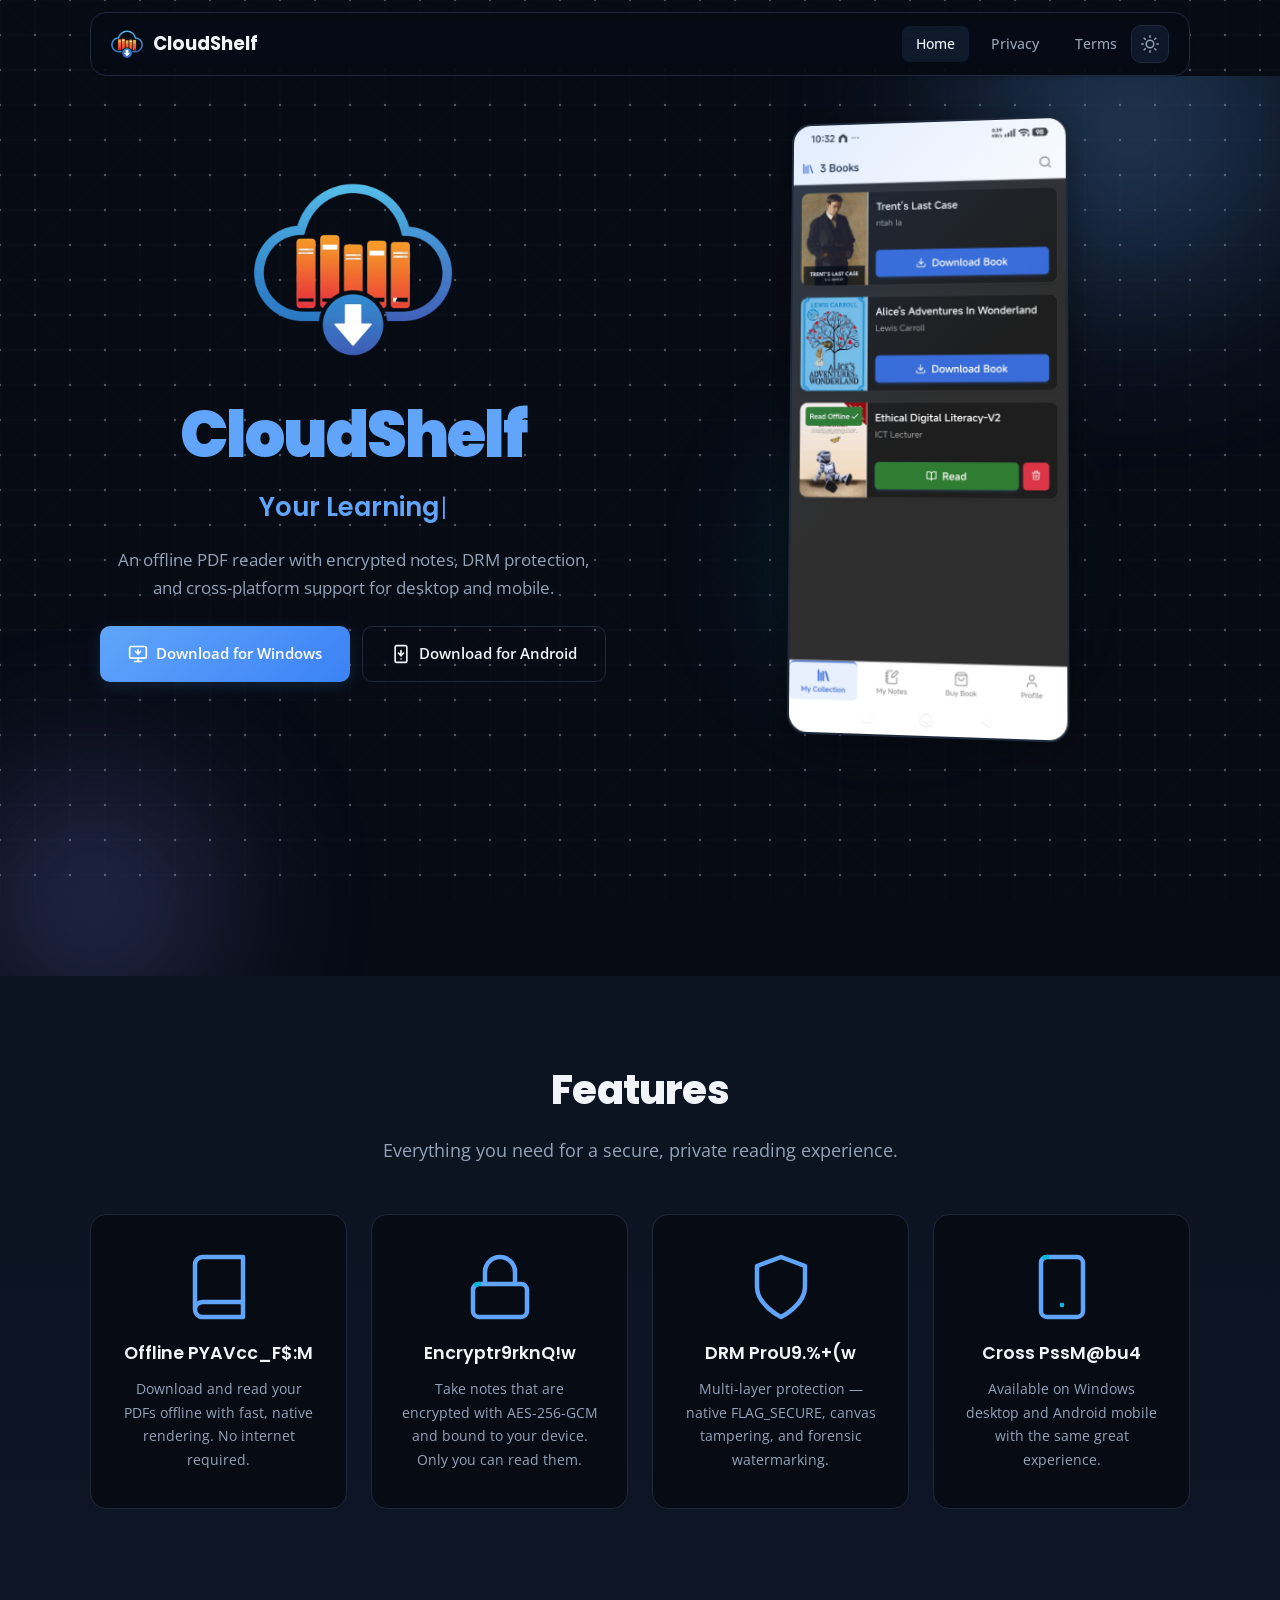
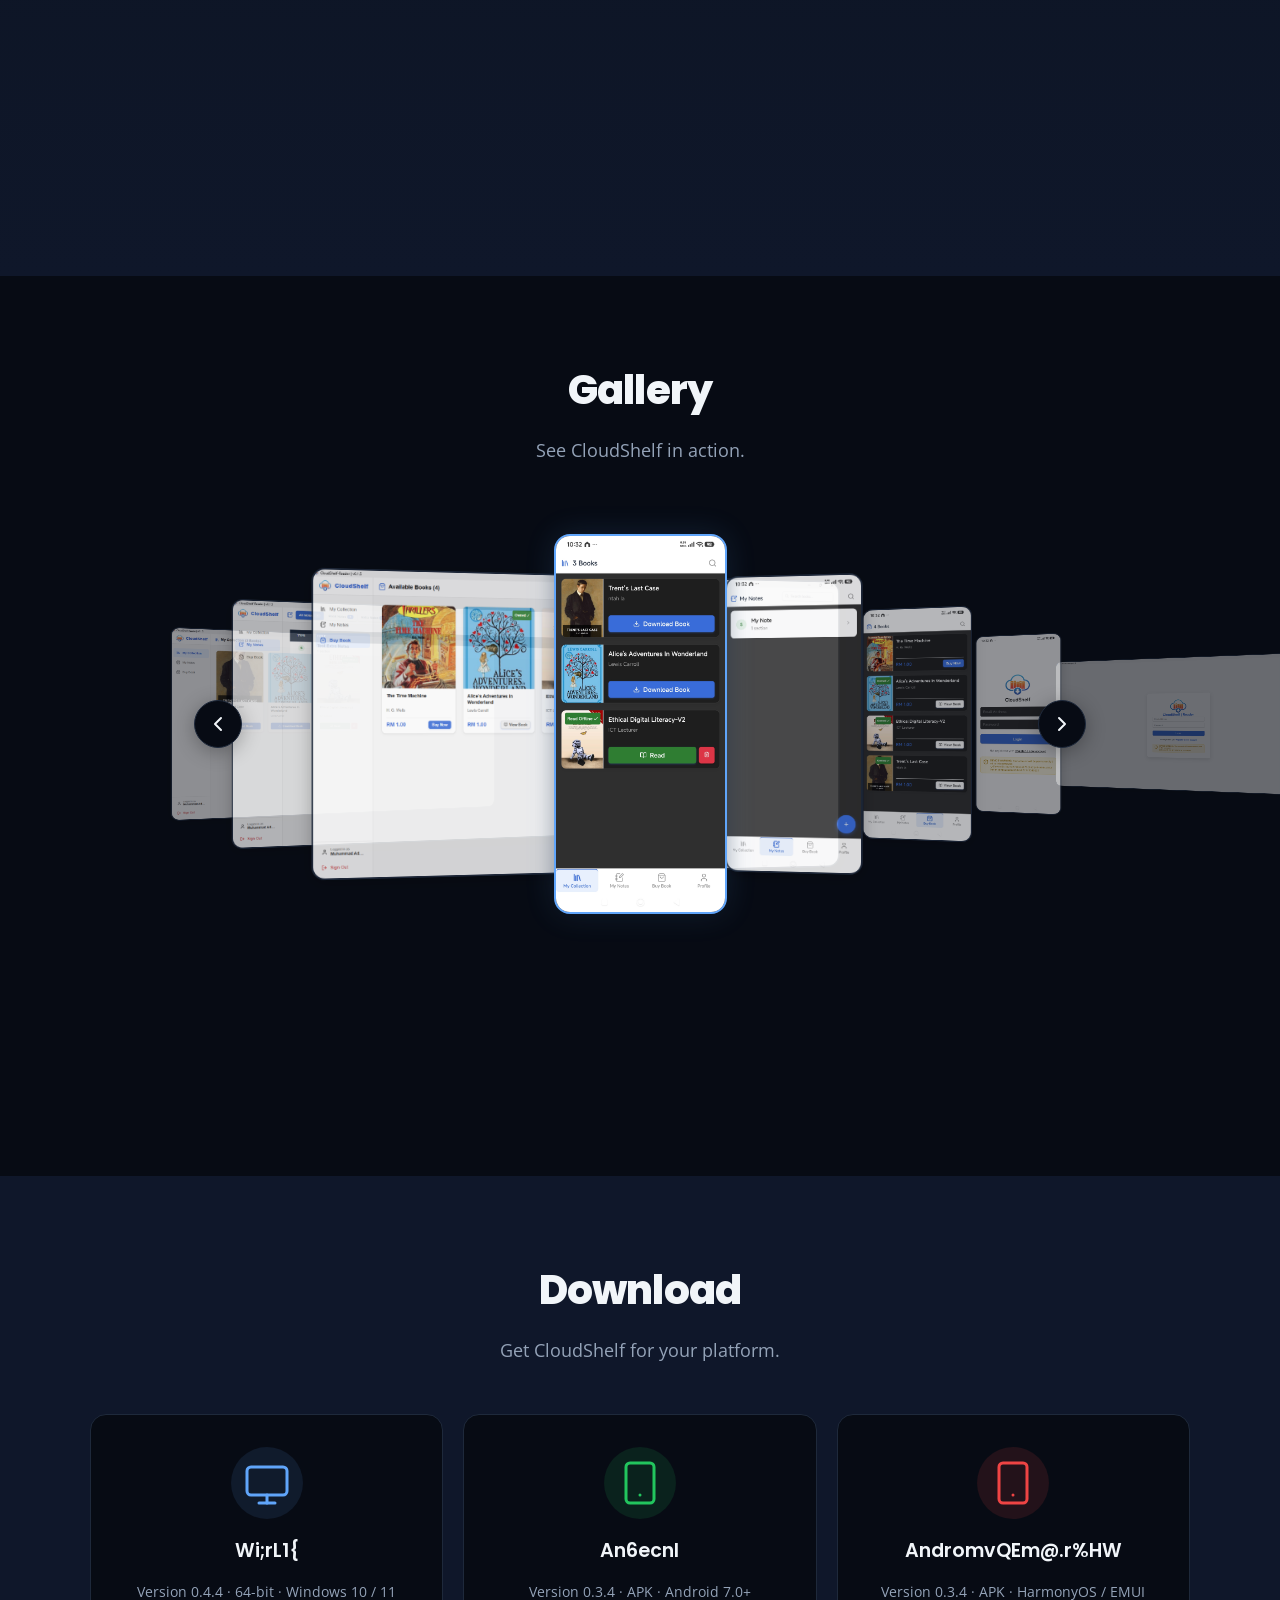
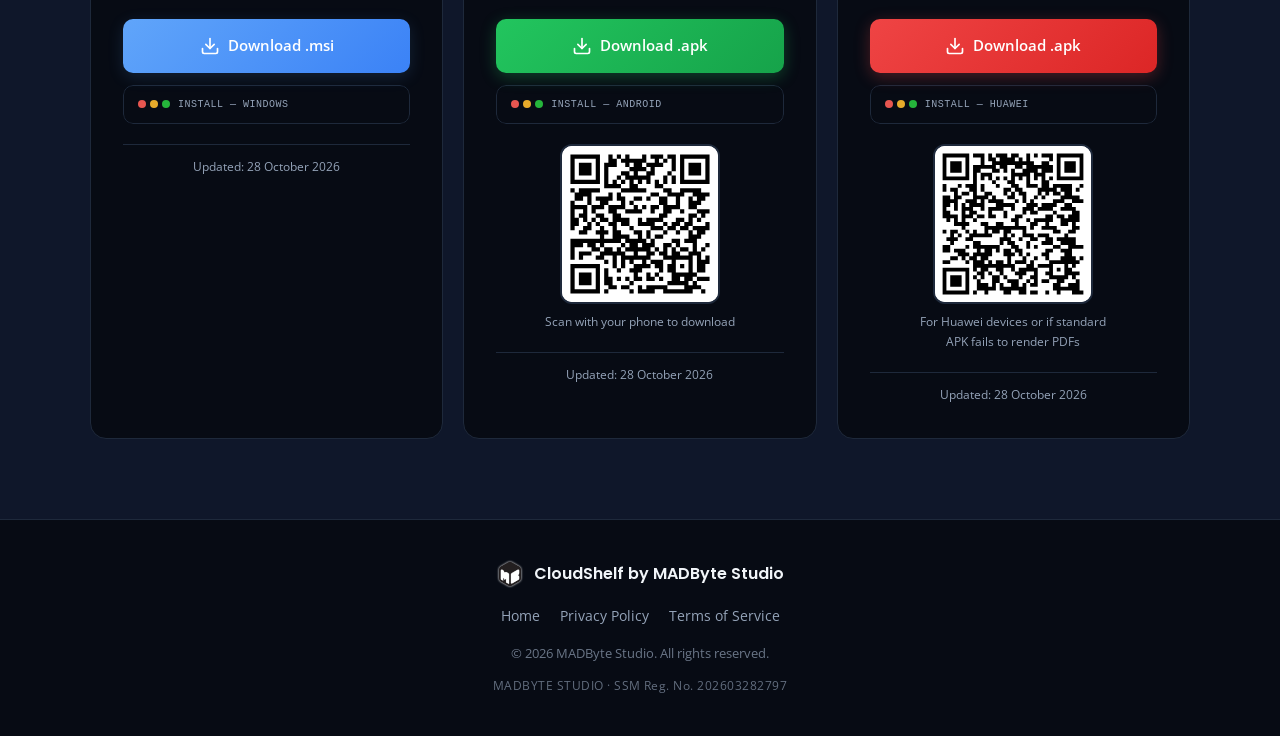
<file: index.html>
<!DOCTYPE html>
<html lang="en" data-theme="dark">
<head>
  <meta charset="UTF-8">
  <meta name="viewport" content="width=device-width, initial-scale=1.0">
  <title>CloudShelf – Your Learning Companion</title>
  <meta name="description" content="CloudShelf is your learning companion — an offline-capable reader app with encrypted notes, DRM protection, and cross-platform support.">
  <meta name="theme-color" content="#3b82f6">
  <meta property="og:title" content="CloudShelf – Your Learning Companion">
  <meta property="og:description" content="An offline PDF reader with encrypted notes, DRM protection, and cross-platform support for desktop and mobile.">
  <meta property="og:image" content="https://madbytestudio.github.io/cloudshelf/img/app-logo.png">
  <meta property="og:url" content="https://madbytestudio.github.io/cloudshelf/">
  <meta property="og:type" content="website">
  <meta name="twitter:card" content="summary_large_image">
  <link rel="icon" href="img/app-logo.png">
  <link rel="preconnect" href="https://fonts.googleapis.com">
  <link rel="preconnect" href="https://fonts.gstatic.com" crossorigin>
  <link rel="preload" as="style" href="style.css">
  <link href="https://fonts.googleapis.com/css2?family=Poppins:wght@400;500;600;700;800;900&family=Open+Sans:wght@400;500;600;700&display=swap" rel="stylesheet">
  <link rel="stylesheet" href="style.css">
</head>
<body>

<canvas id="kinetic-canvas" aria-hidden="true"></canvas>

<nav>
  <div class="nav-left">
    <a href="index.html" class="nav-logo">
      <img src="img/app-logo.png" alt="CloudShelf" decoding="async"> CloudShelf
    </a>
    <button class="menu-toggle" onclick="document.querySelector('.nav-links').classList.toggle('open');this.classList.toggle('open')" aria-label="Toggle menu">
      <span></span><span></span><span></span>
    </button>
    <div class="nav-links">
      <a href="index.html" class="active">Home</a>
      <a href="privacy.html">Privacy</a>
      <a href="terms.html">Terms</a>
    </div>
  </div>
  <button class="theme-toggle" onclick="toggleTheme()" id="themeBtn" aria-label="Toggle theme">
    <svg class="sun-icon" width="18" height="18" viewBox="0 0 24 24" fill="none" stroke="currentColor" stroke-width="2" stroke-linecap="round" stroke-linejoin="round"><circle cx="12" cy="12" r="5"/><line x1="12" y1="1" x2="12" y2="3"/><line x1="12" y1="21" x2="12" y2="23"/><line x1="4.22" y1="4.22" x2="5.64" y2="5.64"/><line x1="18.36" y1="18.36" x2="19.78" y2="19.78"/><line x1="1" y1="12" x2="3" y2="12"/><line x1="21" y1="12" x2="23" y2="12"/><line x1="4.22" y1="19.78" x2="5.64" y2="18.36"/><line x1="18.36" y1="5.64" x2="19.78" y2="4.22"/></svg>
    <svg class="moon-icon" width="18" height="18" viewBox="0 0 24 24" fill="none" stroke="currentColor" stroke-width="2" stroke-linecap="round" stroke-linejoin="round"><path d="M21 12.79A9 9 0 1 1 11.21 3 7 7 0 0 0 21 12.79z"/></svg>
  </button>
</nav>

<section id="hero" class="reveal">
  <div class="hero-bg-shapes" aria-hidden="true">
    <div class="shape shape-1"></div>
    <div class="shape shape-2"></div>
    <div class="shape shape-3"></div>
  </div>
  <div class="section-inner">
    <div class="hero-content">
      <div class="hero-text">
        <img src="img/app-logo.png" alt="CloudShelf" class="hero-logo" decoding="async" fetchpriority="high">
        <h1><span class="swap-text" id="hero-swap">CloudShelf</span></h1>
        <p class="hero-tagline"><span class="typewriter-container"><span class="typewriter-text" id="typewriter-text"></span><span class="typewriter-cursor">|</span></span></p>
        <p class="hero-desc">An offline PDF reader with encrypted notes, DRM protection, and cross-platform support for desktop and mobile.</p>
        <div class="hero-buttons">
          <a href="#download" class="btn btn-primary">
            <svg class="download-icon" width="20" height="20" viewBox="0 0 24 24" fill="none" stroke="currentColor" stroke-width="2" stroke-linecap="round" stroke-linejoin="round">
              <rect x="2" y="3" width="20" height="14" rx="2" ry="2"/>
              <line x1="8" y1="21" x2="16" y2="21"/>
              <line x1="12" y1="17" x2="12" y2="21"/>
              <g class="download-arrow">
                <path d="M12 7v5l-3-3"/>
                <path d="m12 12 3-3"/>
              </g>
            </svg>
            Download for Windows
          </a>
          <a href="#download" class="btn btn-outline">
            <svg class="download-icon" width="20" height="20" viewBox="0 0 24 24" fill="none" stroke="currentColor" stroke-width="2" stroke-linecap="round" stroke-linejoin="round">
              <rect x="5" y="2" width="14" height="20" rx="2" ry="2"/>
              <line x1="12" y1="18" x2="12" y2="18"/>
              <g class="download-arrow">
                <path d="M12 8v6l-3-3"/>
                <path d="m12 14 3-3"/>
              </g>
            </svg>
            Download for Android
          </a>
        </div>
      </div>
      <div class="hero-visual">
        <div class="hero-mockup">
          <img src="img/Screenshot_2026-06-26-22-32-04-858_com.badbytestudio.cloudshelfreader.jpg" alt="CloudShelf app screenshot" loading="lazy" decoding="async" width="340" height="680">
          <div class="mockup-glow"></div>
        </div>
      </div>
    </div>
  </div>
</section>

<section id="features" class="reveal">
  <div class="section-inner">
    <h2 class="section-title">Features</h2>
    <p class="section-sub">Everything you need for a secure, private reading experience.</p>
    <div class="features-grid">
      <div class="feature-card">
        <div class="feature-icon">
          <svg width="72" height="72" viewBox="0 0 24 24" fill="none" stroke="var(--primary)" stroke-width="1.5" stroke-linecap="round" stroke-linejoin="round"><path d="M4 19.5v-15A2.5 2.5 0 0 1 6.5 2H20v20H6.5a2.5 2.5 0 0 1 0-5H20"/></svg>
        </div>
        <h3 class="scramble-text" data-text="Offline PDF Reading">Offline PDF Reading</h3>
        <p>Download and read your PDFs offline with fast, native rendering. No internet required.</p>
      </div>
      <div class="feature-card">
        <div class="feature-icon">
          <svg width="72" height="72" viewBox="0 0 24 24" fill="none" stroke="var(--primary)" stroke-width="1.5" stroke-linecap="round" stroke-linejoin="round"><rect x="3" y="11" width="18" height="11" rx="2" ry="2"/><path d="M7 11V7a5 5 0 0 1 10 0v4"/></svg>
        </div>
        <h3 class="scramble-text" data-text="Encrypted Notes">Encrypted Notes</h3>
        <p>Take notes that are encrypted with AES-256-GCM and bound to your device. Only you can read them.</p>
      </div>
      <div class="feature-card">
        <div class="feature-icon">
          <svg width="72" height="72" viewBox="0 0 24 24" fill="none" stroke="var(--primary)" stroke-width="1.5" stroke-linecap="round" stroke-linejoin="round"><path d="M12 22s8-4 8-10V5l-8-3-8 3v7c0 6 8 10 8 10"/></svg>
        </div>
        <h3 class="scramble-text" data-text="DRM Protection">DRM Protection</h3>
        <p>Multi-layer protection — native FLAG_SECURE, canvas tampering, and forensic watermarking.</p>
      </div>
      <div class="feature-card">
        <div class="feature-icon">
          <svg width="72" height="72" viewBox="0 0 24 24" fill="none" stroke="var(--primary)" stroke-width="1.5" stroke-linecap="round" stroke-linejoin="round"><rect x="5" y="2" width="14" height="20" rx="2" ry="2"/><line x1="12" y1="18" x2="12" y2="18"/></svg>
        </div>
        <h3 class="scramble-text" data-text="Cross Platform">Cross Platform</h3>
        <p>Available on Windows desktop and Android mobile with the same great experience.</p>
      </div>
    </div>
  </div>
</section>

<section id="gallery" class="reveal">
  <div class="section-inner">
    <h2 class="section-title">Gallery</h2>
    <p class="section-sub">See CloudShelf in action.</p>
    <div class="coverflow-container">
      <div class="coverflow-track" id="coverflow-track"></div>
      <button class="coverflow-arrow coverflow-arrow-left" id="coverflow-prev" aria-label="Previous">
        <svg width="24" height="24" viewBox="0 0 24 24" fill="none" stroke="currentColor" stroke-width="2" stroke-linecap="round" stroke-linejoin="round"><polyline points="15 18 9 12 15 6"/></svg>
      </button>
      <button class="coverflow-arrow coverflow-arrow-right" id="coverflow-next" aria-label="Next">
        <svg width="24" height="24" viewBox="0 0 24 24" fill="none" stroke="currentColor" stroke-width="2" stroke-linecap="round" stroke-linejoin="round"><polyline points="9 18 15 12 9 6"/></svg>
      </button>
    </div>
  </div>
</section>

<section id="download" class="reveal">
  <div class="section-inner">
    <h2 class="section-title">Download</h2>
    <p class="section-sub">Get CloudShelf for your platform.</p>
    <div class="download-buttons">
      <div class="download-card">
        <div class="platform-icon">
          <svg width="48" height="48" viewBox="0 0 24 24" fill="none" stroke="var(--primary)" stroke-width="1.5" stroke-linecap="round" stroke-linejoin="round"><rect x="2" y="4" width="20" height="14" rx="2" ry="2"/><line x1="8" y1="22" x2="16" y2="22"/><line x1="12" y1="18" x2="12" y2="22"/></svg>
        </div>
        <h3 class="scramble-text" data-text="Windows">Windows</h3>
        <p>Version 0.4.4 &middot; 64-bit &middot; Windows 10 / 11</p>
        <a href="apps/CloudShelf_0.4.4_x64_en-US.msi" class="btn btn-primary" download>
          <svg width="20" height="20" viewBox="0 0 24 24" fill="none" stroke="currentColor" stroke-width="2" stroke-linecap="round" stroke-linejoin="round"><path d="M21 15v4a2 2 0 0 1-2 2H5a2 2 0 0 1-2-2v-4"/><polyline points="7 10 12 15 17 10"/><line x1="12" y1="15" x2="12" y2="3"/></svg>
          Download .msi
        </a>
        <details class="install-terminal">
          <summary class="terminal-bar">
            <span class="terminal-dots">
              <span class="dot"></span><span class="dot"></span><span class="dot"></span>
            </span>
            <span class="terminal-title">install — windows</span>
          </summary>
          <div class="terminal-body">
            <div class="step">
              <span class="step-line"></span>
              <span class="step-circle">1</span>
              <div class="step-content">
                <span class="step-label">Download the installer</span>
                <span class="step-desc">Click <strong>Download .msi</strong> above</span>
              </div>
            </div>
            <div class="step">
              <span class="step-line"></span>
              <span class="step-circle">2</span>
              <div class="step-content">
                <span class="step-label">Run the installer</span>
                <span class="step-desc">Open the downloaded <code>.msi</code> file</span>
              </div>
            </div>
            <div class="step">
              <span class="step-line"></span>
              <span class="step-circle">3</span>
              <div class="step-content">
                <span class="step-label">Bypass SmartScreen</span>
                <span class="step-desc">If you see a warning — click <strong>More info</strong>, then <strong>Run anyway</strong></span>
              </div>
            </div>
            <div class="step">
              <span class="step-line"></span>
              <span class="step-circle">4</span>
              <div class="step-content">
                <span class="step-label">Complete installation</span>
                <span class="step-desc">Follow the installer steps</span>
              </div>
            </div>
            <div class="step">
              <span class="step-circle">5</span>
              <div class="step-content">
                <span class="step-label">Launch CloudShelf</span>
                <span class="step-desc">Open from your Start Menu</span>
              </div>
            </div>
          </div>
        </details>
        <div class="update-footer">Updated: 28 October 2026</div>
      </div>
      <div class="download-card card-green">
        <div class="platform-icon">
          <svg width="48" height="48" viewBox="0 0 24 24" fill="none" stroke="#22c55e" stroke-width="1.5" stroke-linecap="round" stroke-linejoin="round"><rect x="5" y="2" width="14" height="20" rx="2" ry="2"/><line x1="12" y1="18" x2="12" y2="18"/></svg>
        </div>
        <h3 class="scramble-text" data-text="Android">Android</h3>
        <p>Version 0.3.4 &middot; APK &middot; Android 7.0+</p>
        <a href="apps/CloudShelf-v0.3.4.apk" class="btn btn-green" download>
          <svg width="20" height="20" viewBox="0 0 24 24" fill="none" stroke="currentColor" stroke-width="2" stroke-linecap="round" stroke-linejoin="round"><path d="M21 15v4a2 2 0 0 1-2 2H5a2 2 0 0 1-2-2v-4"/><polyline points="7 10 12 15 17 10"/><line x1="12" y1="15" x2="12" y2="3"/></svg>
          Download .apk
        </a>
        <details class="install-terminal">
          <summary class="terminal-bar">
            <span class="terminal-dots">
              <span class="dot"></span><span class="dot"></span><span class="dot"></span>
            </span>
            <span class="terminal-title">install — android</span>
          </summary>
          <div class="terminal-body">
            <div class="step">
              <span class="step-line"></span>
              <span class="step-circle">1</span>
              <div class="step-content">
                <span class="step-label">Download the APK</span>
                <span class="step-desc">Tap <strong>Download .apk</strong> above (or scan the QR code)</span>
              </div>
            </div>
            <div class="step">
              <span class="step-line"></span>
              <span class="step-circle">2</span>
              <div class="step-content">
                <span class="step-label">Open the file</span>
                <span class="step-desc">Open the downloaded file when prompted</span>
              </div>
            </div>
            <div class="step">
              <span class="step-line"></span>
              <span class="step-circle">3</span>
              <div class="step-content">
                <span class="step-label">Allow installation</span>
                <span class="step-desc">If you see "Install blocked" — tap <strong>Settings</strong>, toggle <strong>Allow from this source</strong>, then go back</span>
              </div>
            </div>
            <div class="step">
              <span class="step-line"></span>
              <span class="step-circle">4</span>
              <div class="step-content">
                <span class="step-label">Install</span>
                <span class="step-desc">Tap <strong>Install</strong></span>
              </div>
            </div>
            <div class="step">
              <span class="step-circle">5</span>
              <div class="step-content">
                <span class="step-label">Launch</span>
                <span class="step-desc">Open CloudShelf from your app drawer</span>
              </div>
            </div>
          </div>
        </details>
        <div class="qr-section">
          <p>Scan with your phone to download</p>
        </div>
        <div class="update-footer">Updated: 28 October 2026</div>
      </div>
      <div class="download-card card-red">
        <div class="platform-icon">
          <svg width="48" height="48" viewBox="0 0 24 24" fill="none" stroke="#ef4444" stroke-width="1.5" stroke-linecap="round" stroke-linejoin="round"><rect x="5" y="2" width="14" height="20" rx="2" ry="2"/><line x1="12" y1="18" x2="12" y2="18"/></svg>
        </div>
        <h3 class="scramble-text" data-text="Android (Huawei)">Android (Huawei)</h3>
        <p>Version 0.3.4 &middot; APK &middot; HarmonyOS / EMUI</p>
        <a href="apps/CloudShelf-v0.3.4-huawei.apk" class="btn btn-red" download>
          <svg width="20" height="20" viewBox="0 0 24 24" fill="none" stroke="currentColor" stroke-width="2" stroke-linecap="round" stroke-linejoin="round"><path d="M21 15v4a2 2 0 0 1-2 2H5a2 2 0 0 1-2-2v-4"/><polyline points="7 10 12 15 17 10"/><line x1="12" y1="15" x2="12" y2="3"/></svg>
          Download .apk
        </a>
        <details class="install-terminal">
          <summary class="terminal-bar">
            <span class="terminal-dots">
              <span class="dot"></span><span class="dot"></span><span class="dot"></span>
            </span>
            <span class="terminal-title">install — huawei</span>
          </summary>
          <div class="terminal-body">
            <div class="step">
              <span class="step-line"></span>
              <span class="step-circle">1</span>
              <div class="step-content">
                <span class="step-label">Download the APK</span>
                <span class="step-desc">Tap <strong>Download .apk</strong> above (or scan the QR code)</span>
              </div>
            </div>
            <div class="step">
              <span class="step-line"></span>
              <span class="step-circle">2</span>
              <div class="step-content">
                <span class="step-label">Open the file</span>
                <span class="step-desc">Open the downloaded file when prompted</span>
              </div>
            </div>
            <div class="step">
              <span class="step-line"></span>
              <span class="step-circle">3</span>
              <div class="step-content">
                <span class="step-label">Allow installation</span>
                <span class="step-desc">If you see "Install blocked" — tap <strong>Settings</strong>, toggle <strong>Allow from this source</strong>, then go back</span>
              </div>
            </div>
            <div class="step">
              <span class="step-line"></span>
              <span class="step-circle">4</span>
              <div class="step-content">
                <span class="step-label">Install</span>
                <span class="step-desc">Tap <strong>Install</strong></span>
              </div>
            </div>
            <div class="step">
              <span class="step-circle">5</span>
              <div class="step-content">
                <span class="step-label">Launch</span>
                <span class="step-desc">Open CloudShelf from your app drawer</span>
              </div>
            </div>
          </div>
        </details>
        <div class="qr-section">
          <p>For Huawei devices or if standard APK fails to render PDFs</p>
        </div>
        <div class="update-footer">Updated: 28 October 2026</div>
      </div>
    </div>
  </div>
</section>

<footer>
  <div class="footer-inner">
    <div class="footer-brand">
      <img src="img/Logo.png" alt="MADByte Studio" class="footer-logo" decoding="async">
      <span>CloudShelf by MADByte Studio</span>
    </div>
    <div class="footer-links">
      <a href="index.html">Home</a>
      <a href="privacy.html">Privacy Policy</a>
      <a href="terms.html">Terms of Service</a>
    </div>
    <p class="footer-copy">&copy; 2026 MADByte Studio. All rights reserved.</p>
    <p class="footer-company">MADBYTE STUDIO &middot; SSM Reg. No. 202603282797</p>
  </div>
</footer>

<script src="js/qrcode.min.js"></script>
<script>
/* ========== QR Codes ========== */
/* Generated in the browser from each card's own download link, so the QR can
   never point at an older APK than the button above it. */
(function() {
  if (typeof qrcode !== 'function') return;
  document.querySelectorAll('.download-card').forEach(function(card) {
    var link = card.querySelector('a.btn[href]');
    var section = card.querySelector('.qr-section');
    if (!link || !section) return;
    if (!/\.apk$/i.test(link.getAttribute('href') || '')) return;
    if (section.querySelector('svg')) return;
    try {
      var qr = qrcode(0, 'M');
      qr.addData(link.href);
      qr.make();
      var name = (card.querySelector('h3') || {}).textContent || 'CloudShelf';
      name = name.trim();
      var slug = name.toLowerCase().replace(/[^a-z0-9]+/g, '-');
      section.insertAdjacentHTML('afterbegin', qr.createSvgTag({
        cellSize: 4,
        margin: 8,
        scalable: true,
        alt: { text: 'QR code to download CloudShelf for ' + name, id: 'qr-alt-' + slug },
        title: { text: 'CloudShelf ' + name, id: 'qr-title-' + slug }
      }));
    } catch (e) {
      console.warn('QR generation failed:', e);
    }
  });
})();

/* ========== Theme Toggle ========== */
function toggleTheme() {
  var html = document.documentElement;
  var theme = html.getAttribute('data-theme') === 'dark' ? 'light' : 'dark';
  html.setAttribute('data-theme', theme);
  localStorage.setItem('cloudshelf-theme', theme);
}
(function() {
  var saved = localStorage.getItem('cloudshelf-theme') || 'dark';
  document.documentElement.setAttribute('data-theme', saved);
})();

/* ========== Magnetic Buttons ========== */
(function() {
  var cards = document.querySelectorAll('.download-card');
  var magData = [];
  function lerp(a, b, t) { return a + (b - a) * t; }
  cards.forEach(function(card) {
    var btn = card.querySelector('.btn');
    if (!btn) return;
    var d = { el: btn, cx: 0, cy: 0, tx: 0, ty: 0, curX: 0, curY: 0, active: false };
    magData.push(d);
    card.addEventListener('mouseenter', function() {
      var r = btn.getBoundingClientRect();
      d.cx = r.left + r.width / 2;
      d.cy = r.top + r.height / 2;
      d.active = true;
    });
    card.addEventListener('mousemove', function(e) {
      var r = btn.getBoundingClientRect();
      d.cx = r.left + r.width / 2;
      d.cy = r.top + r.height / 2;
      var dx = e.clientX - d.cx, dy = e.clientY - d.cy;
      var dist = Math.sqrt(dx * dx + dy * dy);
      var maxDist = Math.max(r.width, r.height) * 0.5;
      var s = Math.min(1, Math.max(0, dist / maxDist));
      d.tx = dx * 0.5 * (1 - s * 0.15);
      d.ty = dy * 0.5 * (1 - s * 0.15);
    });
    card.addEventListener('mouseleave', function() {
      d.active = false;
      d.tx = 0; d.ty = 0;
    });
  });
  function animateMag() {
    for (var i = 0; i < magData.length; i++) {
      var d = magData[i];
      d.curX = lerp(d.curX, d.tx, d.active ? 0.18 : 0.08);
      d.curY = lerp(d.curY, d.ty, d.active ? 0.18 : 0.08);
      d.el.style.setProperty('--mx', d.curX.toFixed(1) + 'px');
      d.el.style.setProperty('--my', d.curY.toFixed(1) + 'px');
    }
    requestAnimationFrame(animateMag);
  }
  requestAnimationFrame(animateMag);
})();

/* ========== Typewriter ========== */
(function() {
  var el = document.getElementById('typewriter-text');
  if (!el) return;
  var phrases = [
    'Your Learning Companion',
    'Read Anywhere, Even Offline',
    'Your Notes, Encrypted',
    'Built for Readers',
    'Cross-Platform Freedom'
  ];
  var i = 0, j = 0, deleting = false;
  function type() {
    var current = phrases[i];
    if (deleting) {
      el.textContent = current.substring(0, j - 1);
      j--;
      if (j === 0) {
        deleting = false;
        i = (i + 1) % phrases.length;
        setTimeout(type, 400);
        return;
      }
      setTimeout(type, 20 + Math.random() * 30);
    } else {
      el.textContent = current.substring(0, j + 1);
      j++;
      if (j === current.length) {
        setTimeout(function() { deleting = true; type(); }, 2500);
        return;
      }
      setTimeout(type, 50 + Math.random() * 50);
    }
  }
  setTimeout(type, 800);
})();

/* ========== Random Letter Swap ========== */
(function() {
  var el = document.getElementById('hero-swap');
  if (!el) return;
  var text = el.textContent;
  el.innerHTML = '';
  el.style.display = 'inline-block';
  var wrappers = [];
  var animating = false;
  var timeouts = [];
  text.split('').forEach(function(char) {
    var wrapper = document.createElement('span');
    wrapper.className = 'swap-char-wrapper';
    var primary = document.createElement('span');
    primary.className = 'swap-char';
    primary.textContent = char;
    var secondary = document.createElement('span');
    secondary.className = 'swap-char-secondary';
    secondary.textContent = char;
    wrapper.appendChild(primary);
    wrapper.appendChild(secondary);
    el.appendChild(wrapper);
    wrappers.push(wrapper);
  });
  function clearTimeouts() {
    timeouts.forEach(function(t) { clearTimeout(t); });
    timeouts = [];
  }
  function runSwap() {
    if (animating) return;
    animating = true;
    clearTimeouts();
    wrappers.forEach(function(w, idx) {
      var t = setTimeout(function() { w.classList.add('hover'); }, idx * 50);
      timeouts.push(t);
    });
    var reset = setTimeout(function() {
      wrappers.forEach(function(w, idx) {
        var t = setTimeout(function() { w.classList.remove('hover'); }, idx * 30);
        timeouts.push(t);
      });
      var done = setTimeout(function() { animating = false; }, wrappers.length * 30 + 600);
      timeouts.push(done);
    }, wrappers.length * 50 + 800);
    timeouts.push(reset);
  }
  el.addEventListener('mouseenter', runSwap);
})();

/* ========== Scramble Text ========== */
(function() {
  var els = document.querySelectorAll('.scramble-text');
  if (!els.length) return;
  var pool = '!@#$%^&*()_+-=[]{}|;:,.<>?ABCDEFGHIJKLMNOPQRSTUVWXYZabcdefghijklmnopqrstuvwxyz0123456789';
  function scramble(el) {
    var target = el.getAttribute('data-text') || el.textContent;
    var frame = 0;
    var total = 20;
    function step() {
      if (frame >= total) { el.textContent = target; return; }
      var progress = frame / total;
      var revealed = Math.floor(target.length * progress);
      var result = '';
      for (var k = 0; k < target.length; k++) {
        result += k < revealed ? target[k] : pool[Math.floor(Math.random() * pool.length)];
      }
      el.textContent = result;
      frame++;
      setTimeout(step, 50);
    }
    step();
  }
  var observer = new IntersectionObserver(function(entries) {
    entries.forEach(function(entry) {
      if (entry.isIntersecting) {
        var el = entry.target;
        if (!el.dataset.scrambled) {
          el.dataset.scrambled = '1';
          scramble(el);
        }
      }
    });
  }, { threshold: 0.5 });
  for (var i = 0; i < els.length; i++) {
    observer.observe(els[i]);
  }
})();

/* ========== Feature Card Entrance ========== */
(function() {
  var cards = document.querySelectorAll('.feature-card');
  if (!cards.length) return;
  var observer = new IntersectionObserver(function(entries) {
    entries.forEach(function(entry) {
      if (entry.isIntersecting) {
        entry.target.classList.add('visible');
        observer.unobserve(entry.target);
      }
    });
  }, { threshold: 0.15 });
  for (var i = 0; i < cards.length; i++) {
    observer.observe(cards[i]);
  }
})();

/* ========== Scroll Reveal for Sections ========== */
(function() {
  var els = document.querySelectorAll('.section-title, .section-sub, .download-card, .hero-content');
  if (!els.length) return;
  var observer = new IntersectionObserver(function(entries) {
    entries.forEach(function(entry) {
      if (entry.isIntersecting) {
        entry.target.classList.add('revealed');
        observer.unobserve(entry.target);
      }
    });
  }, { threshold: 0.1 });
  for (var i = 0; i < els.length; i++) {
    els[i].classList.add('reveal-on-scroll');
    observer.observe(els[i]);
  }
})();

/* ========== Feature Icon Stroke Draw ========== */
(function() {
  var svgs = document.querySelectorAll('.feature-card svg');
  for (var i = 0; i < svgs.length; i++) {
    var paths = svgs[i].querySelectorAll('path, rect, line, circle, polyline, polygon');
    for (var j = 0; j < paths.length; j++) {
      var p = paths[j];
      var len = p.getTotalLength();
      p.style.setProperty('--path-len', len);
      p.classList.add('icon-blue');
      var clone = p.cloneNode();
      clone.removeAttribute('stroke');
      clone.style.setProperty('--path-len', len);
      clone.classList.remove('icon-blue');
      clone.classList.add('icon-cyan');
      p.parentNode.insertBefore(clone, p.nextSibling);
    }
  }
})();

/* ========== Coverflow Gallery ========== */
(function() {
  var track = document.getElementById('coverflow-track');
  var prevBtn = document.getElementById('coverflow-prev');
  var nextBtn = document.getElementById('coverflow-next');
  if (!track) return;
  var images = [
    'img/Screenshot_2026-06-26-22-32-04-858_com.badbytestudio.cloudshelfreader.jpg',
    'img/Screenshot_2026-06-26-22-32-32-667_com.badbytestudio.cloudshelfreader.jpg',
    'img/Screenshot_2026-06-26-22-32-37-792_com.badbytestudio.cloudshelfreader.jpg',
    'img/Screenshot_2026-06-26-22-32-51-755_com.badbytestudio.cloudshelfreader.jpg',
    'img/1.png',
    'img/2.png',
    'img/3.png',
    'img/4.png'
  ];
  var active = 0;
  var animating = false;
  var autoTimer;
  var cards = [];
  var loaded = 0;
  function getTransform(rel, total) {
    var abs = Math.abs(rel);
    var cardH = cards[0] ? cards[0].offsetHeight : 380;
    var gapX = Math.min(window.innerWidth < 640 ? 120 : 200, cardH * 0.45);
    var tx = rel * gapX;
    var tz = -abs * 120;
    var ry = -rel * 10;
    var sc = Math.max(0.45, 1 - abs * 0.12);
    var opacity = Math.max(0.15, 1 - abs * 0.15);
    return { tx: tx, tz: tz, ry: ry, sc: sc, opacity: opacity, zIndex: total - abs };
  }
  function positionCards() {
    var n = images.length;
    cards.forEach(function(card, i) {
      var rel = i - active;
      if (rel > n / 2) rel -= n;
      if (rel < -n / 2) rel += n;
      var t = getTransform(rel, n);
      card.style.transform = 'translateX(' + t.tx + 'px) translateZ(' + t.tz + 'px) rotateY(' + t.ry + 'deg) scale(' + t.sc + ')';
      card.style.opacity = t.opacity;
      card.style.zIndex = t.zIndex;
      card.classList.toggle('active', i === active);
    });
  }
  function init() {
    images.forEach(function(src, i) {
      var card = document.createElement('div');
      card.className = 'coverflow-card';
      var img = new Image();
      img.draggable = false;
      img.loading = 'lazy';
      img.alt = 'Screenshot ' + (i + 1);
      img.onload = function() {
        var cardW = card.offsetWidth;
        card.style.marginLeft = -(cardW / 2) + 'px';
        card.style.marginTop = -(card.offsetHeight / 2) + 'px';
        loaded++;
        if (loaded === images.length) positionCards();
      };
      img.src = src;
      card.appendChild(img);
      card.addEventListener('click', function() { goTo(i); });
      card.addEventListener('touchstart', function() { goTo(i); });
      track.appendChild(card);
      cards.push(card);
    });
  }
  function goTo(index) {
    if (animating || index === active) return;
    animating = true;
    active = ((index % images.length) + images.length) % images.length;
    positionCards();
    setTimeout(function() { animating = false; }, 500);
  }
  function next() { goTo(active + 1); }
  function prev() { goTo(active - 1); }
  function startAuto() { stopAuto(); autoTimer = setInterval(next, 3000); }
  function stopAuto() { if (autoTimer) { clearInterval(autoTimer); autoTimer = null; } }
  prevBtn.addEventListener('click', prev);
  nextBtn.addEventListener('click', next);
  track.addEventListener('mouseenter', stopAuto);
  track.addEventListener('mouseleave', startAuto);
  track.addEventListener('touchstart', stopAuto);
  document.addEventListener('keydown', function(e) {
    if (e.key === 'ArrowLeft') prev();
    if (e.key === 'ArrowRight') next();
  });
  init();
  startAuto();
})();

/* ========== Kinetic Grid ========== */
(function() {
  var canvas = document.getElementById('kinetic-canvas');
  if (!canvas) return;
  var ctx = canvas.getContext('2d');
  var W, H, dots = [];
  var mouse = { x: -9999, y: -9999, active: false };
  var trail = [];
  function resize() {
    W = window.innerWidth;
    H = window.innerHeight;
    canvas.width = W;
    canvas.height = H;
  }
  function buildGrid() {
    dots = [];
    var spacing = 35;
    var cols = Math.floor(W / spacing) + 2;
    var rows = Math.floor(H / spacing) + 2;
    for (var c = 0; c < cols; c++) {
      for (var r = 0; r < rows; r++) {
        var hx = c * spacing, hy = r * spacing;
        dots.push({ hx: hx, hy: hy, x: hx, y: hy, vx: 0, vy: 0 });
      }
    }
  }
  function isDark() {
    return document.documentElement.getAttribute('data-theme') === 'dark';
  }
  function animate() {
    var dark = isDark();
    var dotColor = dark ? 'rgba(255,255,255,0.3)' : 'rgba(0,0,0,0.1)';
    var lineColor = dark ? 'rgba(128,172,255,0.08)' : 'rgba(59,130,246,0.06)';
    var trailColor = dark ? 'rgba(38,100,235,0.2)' : 'rgba(59,130,246,0.1)';
    ctx.clearRect(0, 0, W, H);
    var R = 350, PULL = 1.5;
    for (var i = 0; i < dots.length; i++) {
      var d = dots[i];
      var ax = (d.hx - d.x) * 0.06;
      var ay = (d.hy - d.y) * 0.06;
      if (mouse.active) {
        var dx = mouse.x - d.x;
        var dy = mouse.y - d.y;
        var dist = Math.sqrt(dx * dx + dy * dy);
        if (dist < R && dist > 0.001) {
          var f = (1 - dist / R) * PULL;
          ax += (dx / dist) * f;
          ay += (dy / dist) * f;
        }
      }
      d.vx = (d.vx + ax) * 0.82;
      d.vy = (d.vy + ay) * 0.82;
      d.x += d.vx;
      d.y += d.vy;
    }
    ctx.strokeStyle = lineColor;
    ctx.lineWidth = 1;
    var maxDist = 60;
    for (var i = 0; i < dots.length; i++) {
      for (var j = i + 1; j < dots.length; j++) {
        var dx = dots[i].x - dots[j].x;
        var dy = dots[i].y - dots[j].y;
        var dist = Math.sqrt(dx * dx + dy * dy);
        if (dist < maxDist) {
          ctx.globalAlpha = 1 - dist / maxDist;
          ctx.beginPath();
          ctx.moveTo(dots[i].x, dots[i].y);
          ctx.lineTo(dots[j].x, dots[j].y);
          ctx.stroke();
        }
      }
    }
    ctx.globalAlpha = 1;
    ctx.fillStyle = dotColor;
    for (var i = 0; i < dots.length; i++) {
      var d = dots[i];
      var dx = mouse.x - d.x;
      var dy = mouse.y - d.y;
      var dist = Math.sqrt(dx * dx + dy * dy);
      var r = (dist < R && mouse.active) ? 1.5 + (1 - dist / R) * 2 : 1.2;
      ctx.beginPath();
      ctx.arc(d.x, d.y, r, 0, Math.PI * 2);
      ctx.fill();
    }
    if (trail.length > 1) {
      ctx.strokeStyle = trailColor;
      ctx.lineWidth = 2;
      ctx.lineCap = 'round';
      ctx.lineJoin = 'round';
      ctx.beginPath();
      ctx.moveTo(trail[0].x, trail[0].y);
      for (var i = 1; i < trail.length; i++) {
        ctx.lineTo(trail[i].x, trail[i].y);
      }
      ctx.stroke();
    }
    requestAnimationFrame(animate);
  }
  function onMove(e) {
    mouse.x = e.clientX;
    mouse.y = e.clientY;
    mouse.active = true;
    trail.push({ x: e.clientX, y: e.clientY });
    if (trail.length > 25) trail.shift();
  }
  function onLeave() {
    mouse.active = false;
    trail = [];
  }
  resize();
  buildGrid();
  document.addEventListener('mousemove', onMove);
  document.addEventListener('mouseleave', onLeave);
  window.addEventListener('resize', function() { resize(); buildGrid(); });
  var themeObserver = new MutationObserver(function() {});
  themeObserver.observe(document.documentElement, { attributes: true, attributeFilter: ['data-theme'] });
  requestAnimationFrame(animate);
})();

/* ========== Perspective Tilt (Hero Logo) ========== */
(function() {
  var tilt = document.querySelector('.hero-logo-tilt');
  var logo = document.querySelector('.hero-logo');
  if (!tilt || !logo) return;
  var current = { rx: 0, ry: 0, tx: 0, ty: 0 };
  var target = { rx: 0, ry: 0, tx: 0, ty: 0 };
  function lerp(a, b, t) { return a + (b - a) * t; }
  function animate() {
    current.rx = lerp(current.rx, target.rx, 0.08);
    current.ry = lerp(current.ry, target.ry, 0.08);
    current.tx = lerp(current.tx, target.tx, 0.08);
    current.ty = lerp(current.ty, target.ty, 0.08);
    tilt.style.transform = 'rotateX(' + current.rx + 'deg) rotateY(' + current.ry + 'deg)';
    logo.style.transform = 'translateX(' + current.tx + 'px) translateY(' + current.ty + 'px)';
    requestAnimationFrame(animate);
  }
  function map(value, inMin, inMax, outMin, outMax) {
    return (value - inMin) / (inMax - inMin) * (outMax - outMin) + outMin;
  }
  document.addEventListener('pointermove', function(e) {
    var x = e.clientX / window.innerWidth;
    var y = e.clientY / window.innerHeight;
    target.ry = map(x, 0, 1, -25, 25);
    target.rx = map(y, 0, 1, 25, -25);
    target.tx = map(x, 0, 1, -45, 45);
    target.ty = map(y, 0, 1, -45, 45);
  });
  document.addEventListener('pointerleave', function() {
    target.rx = 0; target.ry = 0;
    target.tx = 0; target.ty = 0;
  });
  requestAnimationFrame(animate);
})();

/* ========== Close mobile menu on link click ========== */
document.querySelectorAll('.nav-links a').forEach(function(link) {
  link.addEventListener('click', function() {
    document.querySelector('.nav-links').classList.remove('open');
    document.querySelector('.menu-toggle').classList.remove('open');
  });
});

/* ========== Scroll Reveal ========== */
(function() {
  var els = document.querySelectorAll('.reveal');
  if (!els.length) return;
  var obs = new IntersectionObserver(function(entries) {
    entries.forEach(function(e) {
      if (e.isIntersecting) {
        e.target.classList.add('visible');
        obs.unobserve(e.target);
      }
    });
  }, { threshold: 0.15 });
  els.forEach(function(el) { obs.observe(el); });
})();
</script>
</body>
</html>
</file>
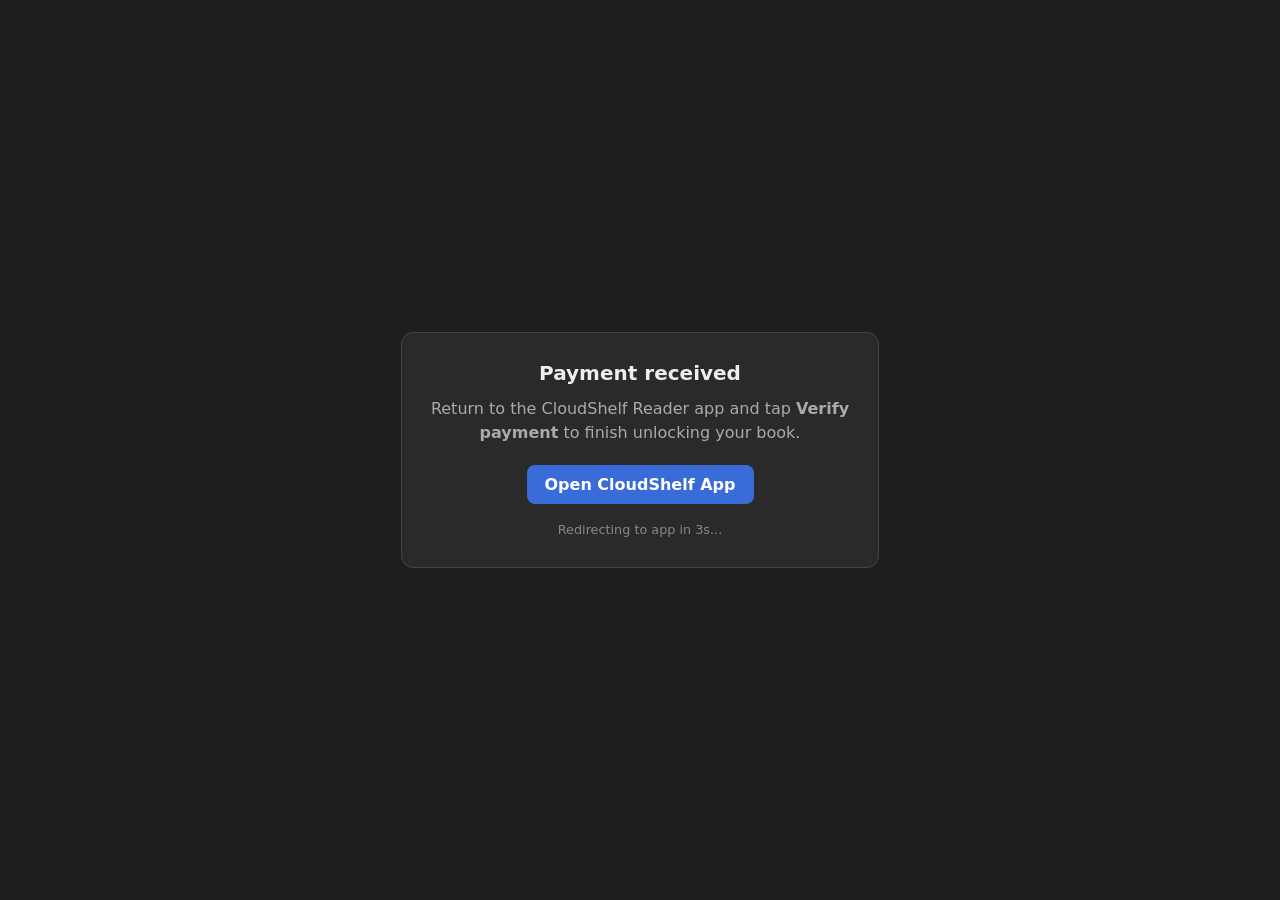
<file: payment-return.html>
<!DOCTYPE html>
<html lang="en">
<head>
  <meta charset="UTF-8" />
  <meta name="viewport" content="width=device-width, initial-scale=1.0" />
  <title>CloudShelf Payment</title>
  <style>
    body {
      font-family: system-ui, sans-serif;
      background: #1e1e1e;
      color: #eee;
      display: flex;
      align-items: center;
      justify-content: center;
      min-height: 100vh;
      margin: 0;
      padding: 24px;
      box-sizing: border-box;
    }
    .card {
      max-width: 420px;
      background: #2a2a2a;
      border: 1px solid #444;
      border-radius: 12px;
      padding: 28px;
      text-align: center;
    }
    h1 { font-size: 1.25rem; margin: 0 0 12px; }
    p { color: #aaa; line-height: 1.5; margin: 0 0 20px; }
    .btn {
      display: inline-block;
      background: #396cd8;
      color: #fff;
      text-decoration: none;
      padding: 10px 18px;
      border-radius: 8px;
      font-weight: 600;
    }
    .auto-msg { font-size: 0.8rem; color: #888; margin-top: 16px; margin-bottom: 0; }
  </style>
</head>
<body>
  <div class="card">
    <h1 id="title">Payment received</h1>
    <p id="message">Return to the CloudShelf Reader app and tap <strong>Verify payment</strong> to finish unlocking your book.</p>
    <a class="btn" id="openAppBtn" href="cloudshelf://payment-return">Open CloudShelf App</a>
    <p class="auto-msg" id="autoMsg">Redirecting to app in <span id="countdown">3</span>s...</p>
  </div>
  <script>
    (function () {
      var params = Object.fromEntries(new URLSearchParams(location.search));
      var purchaseId = params.purchase_id || params.purchaseId || params.id || "";
      var billCode = params.billcode || params.BillCode || "";
      var status = params.status || "";

      try {
        localStorage.setItem("cloudshelf_chip_return", JSON.stringify({
          ...params,
          at: Date.now()
        }));
      } catch (e) {
        console.warn(e);
      }

      if (status === "failed" || status === "cancelled") {
        document.getElementById("title").textContent =
          status === "cancelled" ? "Payment cancelled" : "Payment failed";
        document.getElementById("message").textContent =
          "No payment was completed. Return to the app and try again.";
      }

      var query = purchaseId
        ? "?purchase_id=" + encodeURIComponent(purchaseId)
        : billCode
          ? "?billcode=" + encodeURIComponent(billCode)
          : "";
      var deepLink = "cloudshelf://payment-return" + query;
      document.getElementById("openAppBtn").href = deepLink;

      var seconds = 3;
      var countdown = document.getElementById("countdown");
      var autoMsg = document.getElementById("autoMsg");
      var timer = setInterval(function () {
        seconds--;
        countdown.textContent = seconds;
        if (seconds <= 0) {
          clearInterval(timer);
          try { window.location.href = deepLink; } catch (_) {}
          autoMsg.style.display = "none";
        }
      }, 1000);
    })();
  </script>
</body>
</html>
</file>
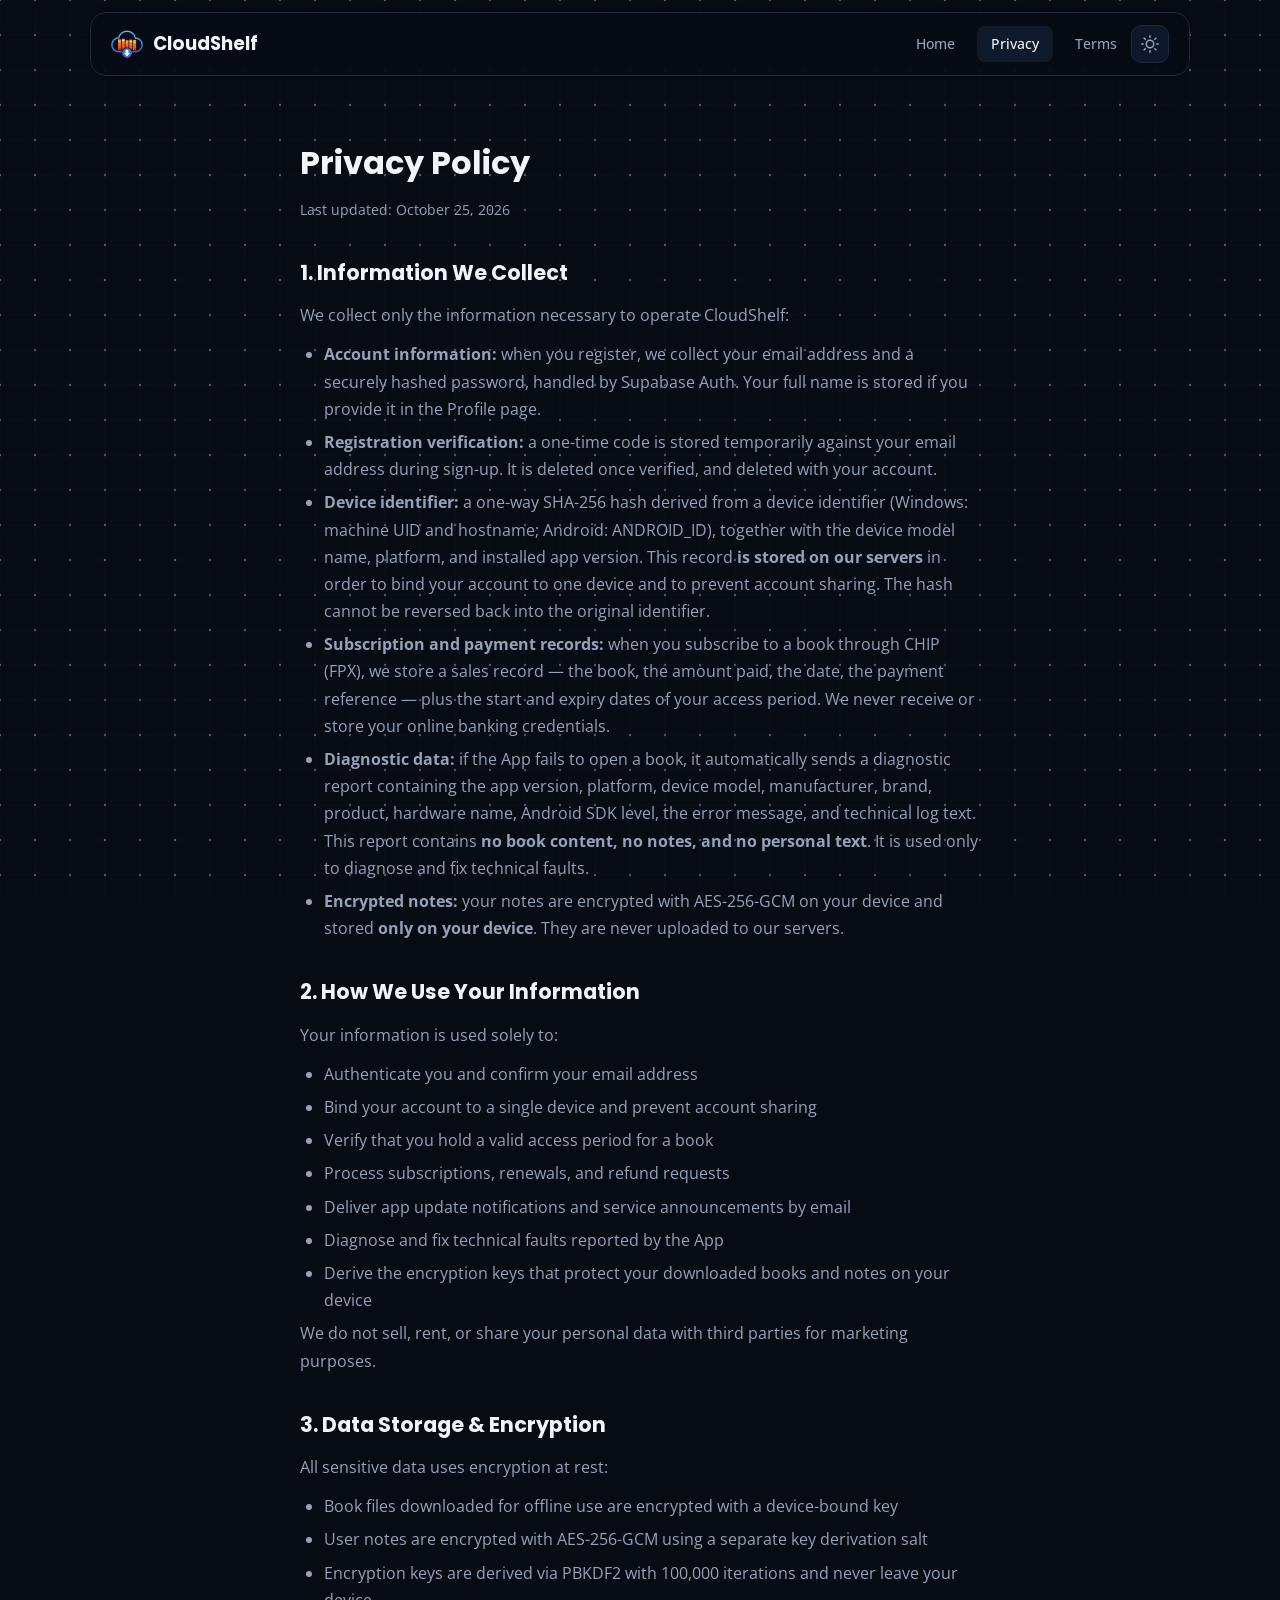
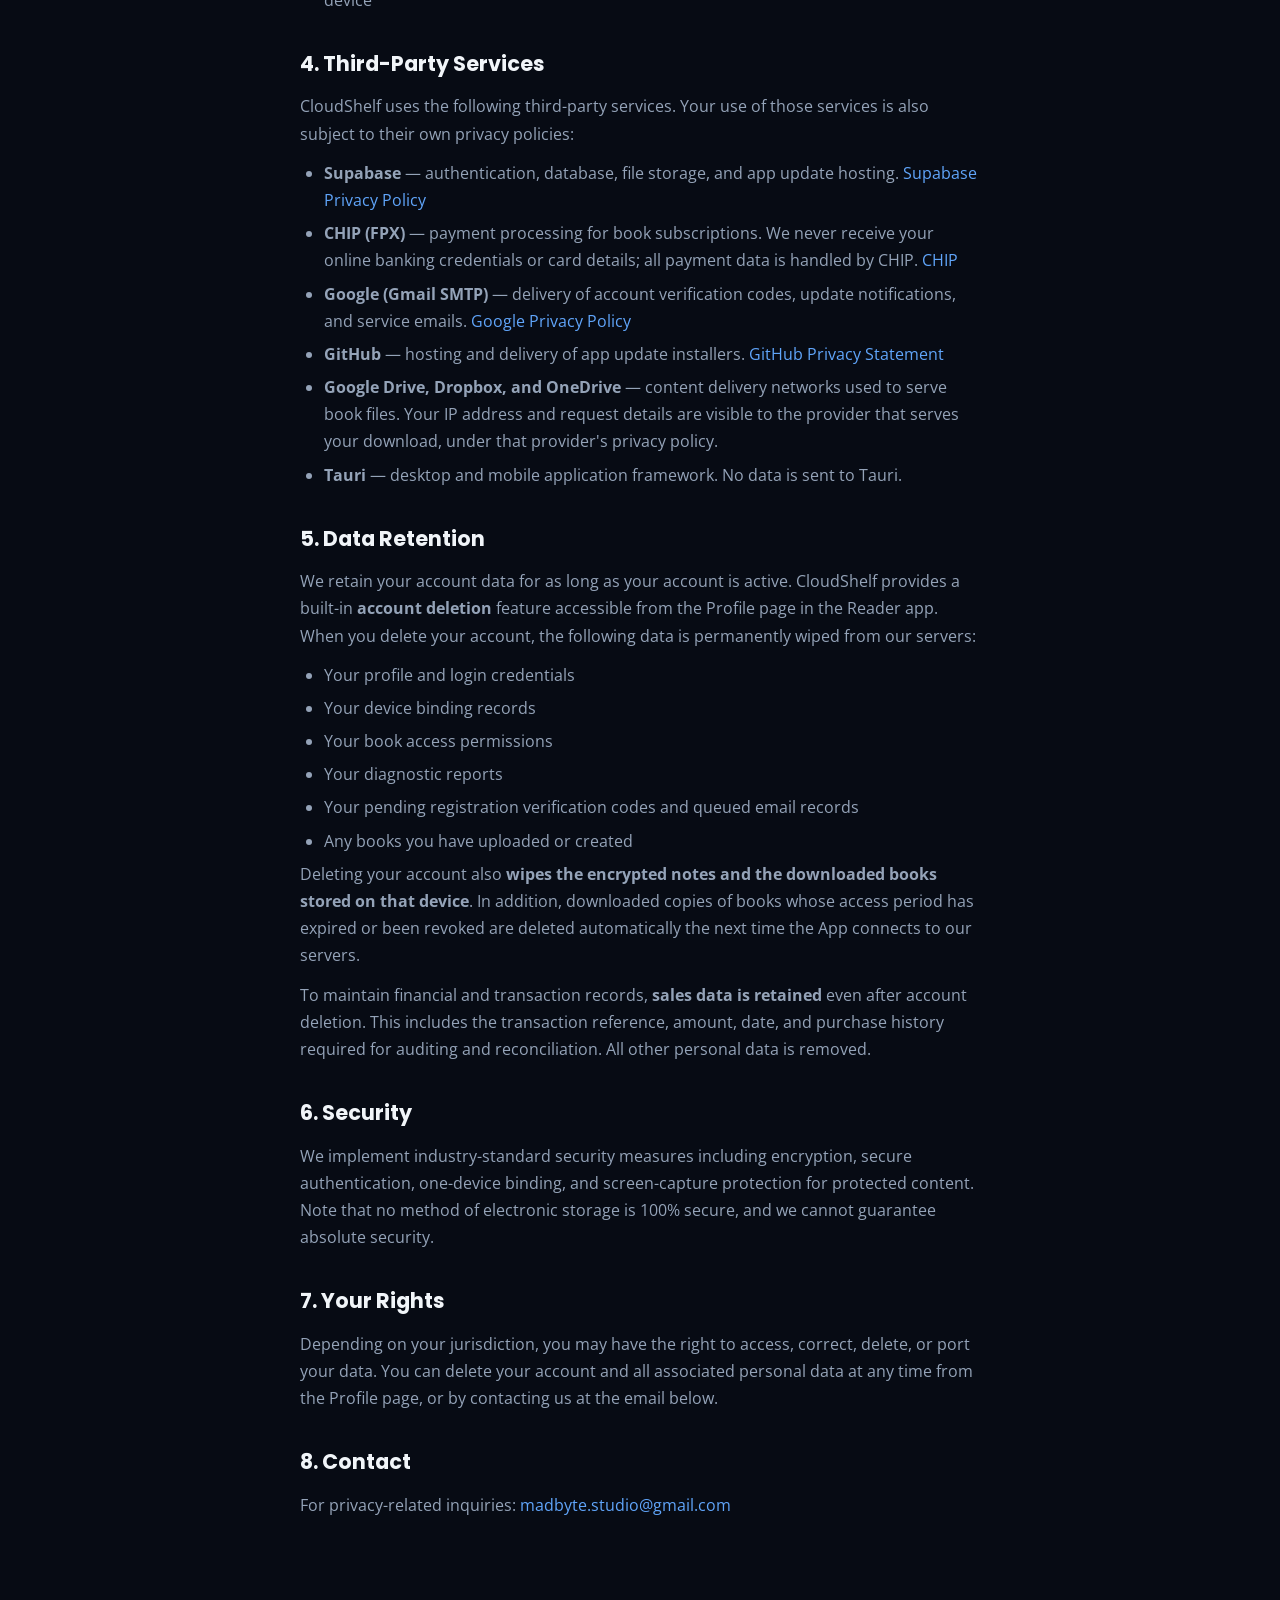
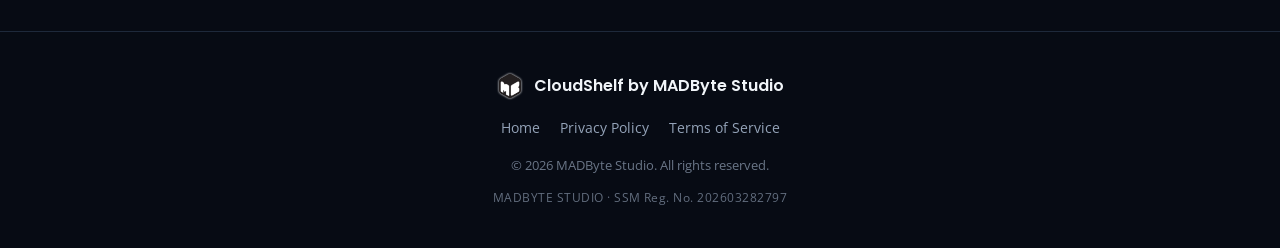
<file: privacy.html>
<!DOCTYPE html>
<html lang="en" data-theme="dark">
<head>
  <meta charset="UTF-8">
  <meta name="viewport" content="width=device-width, initial-scale=1.0">
  <title>Privacy Policy — CloudShelf</title>
  <meta name="theme-color" content="#3b82f6">
  <meta property="og:title" content="Privacy Policy — CloudShelf">
  <meta property="og:description" content="CloudShelf privacy policy — how we collect, use, and protect your data.">
  <meta property="og:image" content="https://madbytestudio.github.io/cloudshelf/img/app-logo.png">
  <meta property="og:url" content="https://madbytestudio.github.io/cloudshelf/privacy.html">
  <meta property="og:type" content="website">
  <meta name="twitter:card" content="summary_large_image">
  <link rel="icon" href="img/app-logo.png">
  <link rel="preconnect" href="https://fonts.googleapis.com">
  <link rel="preconnect" href="https://fonts.gstatic.com" crossorigin>
  <link href="https://fonts.googleapis.com/css2?family=Poppins:wght@400;500;600;700;800;900&family=Open+Sans:wght@400;500;600;700&display=swap" rel="stylesheet">
  <link rel="stylesheet" href="style.css">
</head>
<body>

<canvas id="kinetic-canvas" aria-hidden="true"></canvas>

<nav>
  <div class="nav-left">
    <a href="index.html" class="nav-logo">
      <img src="img/app-logo.png" alt="CloudShelf" decoding="async"> CloudShelf
    </a>
    <button class="menu-toggle" onclick="document.querySelector('.nav-links').classList.toggle('open');this.classList.toggle('open')" aria-label="Toggle menu">
      <span></span><span></span><span></span>
    </button>
    <div class="nav-links">
      <a href="index.html">Home</a>
      <a href="privacy.html" class="active">Privacy</a>
      <a href="terms.html">Terms</a>
    </div>
  </div>
  <button class="theme-toggle" onclick="toggleTheme()" id="themeBtn" aria-label="Toggle theme">
    <svg class="sun-icon" width="18" height="18" viewBox="0 0 24 24" fill="none" stroke="currentColor" stroke-width="2" stroke-linecap="round" stroke-linejoin="round"><circle cx="12" cy="12" r="5"/><line x1="12" y1="1" x2="12" y2="3"/><line x1="12" y1="21" x2="12" y2="23"/><line x1="4.22" y1="4.22" x2="5.64" y2="5.64"/><line x1="18.36" y1="18.36" x2="19.78" y2="19.78"/><line x1="1" y1="12" x2="3" y2="12"/><line x1="21" y1="12" x2="23" y2="12"/><line x1="4.22" y1="19.78" x2="5.64" y2="18.36"/><line x1="18.36" y1="5.64" x2="19.78" y2="4.22"/></svg>
    <svg class="moon-icon" width="18" height="18" viewBox="0 0 24 24" fill="none" stroke="currentColor" stroke-width="2" stroke-linecap="round" stroke-linejoin="round"><path d="M21 12.79A9 9 0 1 1 11.21 3 7 7 0 0 0 21 12.79z"/></svg>
  </button>
</nav>

<div class="legal reveal">
  <h1>Privacy Policy</h1>
  <p class="date">Last updated: October 25, 2026</p>

  <h2>1. Information We Collect</h2>
  <p>We collect only the information necessary to operate CloudShelf:</p>
  <ul>
    <li><strong>Account information:</strong> when you register, we collect your email address and a securely hashed password, handled by Supabase Auth. Your full name is stored if you provide it in the Profile page.</li>
    <li><strong>Registration verification:</strong> a one-time code is stored temporarily against your email address during sign-up. It is deleted once verified, and deleted with your account.</li>
    <li><strong>Device identifier:</strong> a one-way SHA-256 hash derived from a device identifier (Windows: machine UID and hostname; Android: ANDROID_ID), together with the device model name, platform, and installed app version. This record <strong>is stored on our servers</strong> in order to bind your account to one device and to prevent account sharing. The hash cannot be reversed back into the original identifier.</li>
    <li><strong>Subscription and payment records:</strong> when you subscribe to a book through CHIP (FPX), we store a sales record — the book, the amount paid, the date, the payment reference — plus the start and expiry dates of your access period. We never receive or store your online banking credentials.</li>
    <li><strong>Diagnostic data:</strong> if the App fails to open a book, it automatically sends a diagnostic report containing the app version, platform, device model, manufacturer, brand, product, hardware name, Android SDK level, the error message, and technical log text. This report contains <strong>no book content, no notes, and no personal text</strong>. It is used only to diagnose and fix technical faults.</li>
    <li><strong>Encrypted notes:</strong> your notes are encrypted with AES-256-GCM on your device and stored <strong>only on your device</strong>. They are never uploaded to our servers.</li>
  </ul>

  <h2>2. How We Use Your Information</h2>
  <p>Your information is used solely to:</p>
  <ul>
    <li>Authenticate you and confirm your email address</li>
    <li>Bind your account to a single device and prevent account sharing</li>
    <li>Verify that you hold a valid access period for a book</li>
    <li>Process subscriptions, renewals, and refund requests</li>
    <li>Deliver app update notifications and service announcements by email</li>
    <li>Diagnose and fix technical faults reported by the App</li>
    <li>Derive the encryption keys that protect your downloaded books and notes on your device</li>
  </ul>
  <p>We do not sell, rent, or share your personal data with third parties for marketing purposes.</p>

  <h2>3. Data Storage &amp; Encryption</h2>
  <p>All sensitive data uses encryption at rest:</p>
  <ul>
    <li>Book files downloaded for offline use are encrypted with a device-bound key</li>
    <li>User notes are encrypted with AES-256-GCM using a separate key derivation salt</li>
    <li>Encryption keys are derived via PBKDF2 with 100,000 iterations and never leave your device</li>
  </ul>

  <h2>4. Third-Party Services</h2>
  <p>CloudShelf uses the following third-party services. Your use of those services is also subject to their own privacy policies:</p>
  <ul>
    <li><strong>Supabase</strong> — authentication, database, file storage, and app update hosting. <a href="https://supabase.com/privacy" target="_blank" rel="noopener">Supabase Privacy Policy</a></li>
    <li><strong>CHIP (FPX)</strong> — payment processing for book subscriptions. We never receive your online banking credentials or card details; all payment data is handled by CHIP. <a href="https://www.chip-in.asia" target="_blank" rel="noopener">CHIP</a></li>
    <li><strong>Google (Gmail SMTP)</strong> — delivery of account verification codes, update notifications, and service emails. <a href="https://policies.google.com/privacy" target="_blank" rel="noopener">Google Privacy Policy</a></li>
    <li><strong>GitHub</strong> — hosting and delivery of app update installers. <a href="https://docs.github.com/en/site-policy/privacy-policies/github-general-privacy-statement" target="_blank" rel="noopener">GitHub Privacy Statement</a></li>
    <li><strong>Google Drive, Dropbox, and OneDrive</strong> — content delivery networks used to serve book files. Your IP address and request details are visible to the provider that serves your download, under that provider's privacy policy.</li>
    <li><strong>Tauri</strong> — desktop and mobile application framework. No data is sent to Tauri.</li>
  </ul>

  <h2>5. Data Retention</h2>
  <p>We retain your account data for as long as your account is active. CloudShelf provides a built-in <strong>account deletion</strong> feature accessible from the Profile page in the Reader app. When you delete your account, the following data is permanently wiped from our servers:</p>
  <ul>
    <li>Your profile and login credentials</li>
    <li>Your device binding records</li>
    <li>Your book access permissions</li>
    <li>Your diagnostic reports</li>
    <li>Your pending registration verification codes and queued email records</li>
    <li>Any books you have uploaded or created</li>
  </ul>
  <p>Deleting your account also <strong>wipes the encrypted notes and the downloaded books stored on that device</strong>. In addition, downloaded copies of books whose access period has expired or been revoked are deleted automatically the next time the App connects to our servers.</p>
  <p>To maintain financial and transaction records, <strong>sales data is retained</strong> even after account deletion. This includes the transaction reference, amount, date, and purchase history required for auditing and reconciliation. All other personal data is removed.</p>

  <h2>6. Security</h2>
  <p>We implement industry-standard security measures including encryption, secure authentication, one-device binding, and screen-capture protection for protected content. Note that no method of electronic storage is 100% secure, and we cannot guarantee absolute security.</p>

  <h2>7. Your Rights</h2>
  <p>Depending on your jurisdiction, you may have the right to access, correct, delete, or port your data. You can delete your account and all associated personal data at any time from the Profile page, or by contacting us at the email below.</p>

  <h2>8. Contact</h2>
  <p>For privacy-related inquiries: <a href="mailto:madbyte.studio@gmail.com">madbyte.studio@gmail.com</a></p>
</div>

<footer>
  <div class="footer-inner">
    <div class="footer-brand">
      <img src="img/Logo.png" alt="MADByte Studio" class="footer-logo" decoding="async">
      <span>CloudShelf by MADByte Studio</span>
    </div>
    <div class="footer-links">
      <a href="index.html">Home</a>
      <a href="privacy.html">Privacy Policy</a>
      <a href="terms.html">Terms of Service</a>
    </div>
    <p class="footer-copy">&copy; 2026 MADByte Studio. All rights reserved.</p>
    <p class="footer-company">MADBYTE STUDIO &middot; SSM Reg. No. 202603282797</p>
  </div>
</footer>

<script>
function toggleTheme() {
  var html = document.documentElement;
  var theme = html.getAttribute('data-theme') === 'dark' ? 'light' : 'dark';
  html.setAttribute('data-theme', theme);
  localStorage.setItem('cloudshelf-theme', theme);
}
(function() {
  var saved = localStorage.getItem('cloudshelf-theme') || 'dark';
  document.documentElement.setAttribute('data-theme', saved);
})();

/* ========== Kinetic Grid ========== */
(function() {
  var canvas = document.getElementById('kinetic-canvas');
  if (!canvas) return;
  var ctx = canvas.getContext('2d');
  var W, H, dots = [];
  var mouse = { x: -9999, y: -9999, active: false };
  var trail = [];
  function resize() {
    W = window.innerWidth;
    H = window.innerHeight;
    canvas.width = W;
    canvas.height = H;
  }
  function buildGrid() {
    dots = [];
    var spacing = 35;
    var cols = Math.floor(W / spacing) + 2;
    var rows = Math.floor(H / spacing) + 2;
    for (var c = 0; c < cols; c++) {
      for (var r = 0; r < rows; r++) {
        var hx = c * spacing, hy = r * spacing;
        dots.push({ hx: hx, hy: hy, x: hx, y: hy, vx: 0, vy: 0 });
      }
    }
  }
  function isDark() {
    return document.documentElement.getAttribute('data-theme') === 'dark';
  }
  function animate() {
    var dark = isDark();
    var dotColor = dark ? 'rgba(255,255,255,0.3)' : 'rgba(0,0,0,0.1)';
    var lineColor = dark ? 'rgba(128,172,255,0.08)' : 'rgba(59,130,246,0.06)';
    var trailColor = dark ? 'rgba(38,100,235,0.2)' : 'rgba(59,130,246,0.1)';
    ctx.clearRect(0, 0, W, H);
    var R = 350, PULL = 1.5;
    for (var i = 0; i < dots.length; i++) {
      var d = dots[i];
      var ax = (d.hx - d.x) * 0.06;
      var ay = (d.hy - d.y) * 0.06;
      if (mouse.active) {
        var dx = mouse.x - d.x;
        var dy = mouse.y - d.y;
        var dist = Math.sqrt(dx * dx + dy * dy);
        if (dist < R && dist > 0.001) {
          var f = (1 - dist / R) * PULL;
          ax += (dx / dist) * f;
          ay += (dy / dist) * f;
        }
      }
      d.vx = (d.vx + ax) * 0.82;
      d.vy = (d.vy + ay) * 0.82;
      d.x += d.vx;
      d.y += d.vy;
    }
    ctx.strokeStyle = lineColor;
    ctx.lineWidth = 1;
    var maxDist = 60;
    for (var i = 0; i < dots.length; i++) {
      for (var j = i + 1; j < dots.length; j++) {
        var dx = dots[i].x - dots[j].x;
        var dy = dots[i].y - dots[j].y;
        var dist = Math.sqrt(dx * dx + dy * dy);
        if (dist < maxDist) {
          ctx.globalAlpha = 1 - dist / maxDist;
          ctx.beginPath();
          ctx.moveTo(dots[i].x, dots[i].y);
          ctx.lineTo(dots[j].x, dots[j].y);
          ctx.stroke();
        }
      }
    }
    ctx.globalAlpha = 1;
    ctx.fillStyle = dotColor;
    for (var i = 0; i < dots.length; i++) {
      var d = dots[i];
      var dx = mouse.x - d.x;
      var dy = mouse.y - d.y;
      var dist = Math.sqrt(dx * dx + dy * dy);
      var r = (dist < R && mouse.active) ? 1.5 + (1 - dist / R) * 2 : 1.2;
      ctx.beginPath();
      ctx.arc(d.x, d.y, r, 0, Math.PI * 2);
      ctx.fill();
    }
    if (trail.length > 1) {
      ctx.strokeStyle = trailColor;
      ctx.lineWidth = 2;
      ctx.lineCap = 'round';
      ctx.lineJoin = 'round';
      ctx.beginPath();
      ctx.moveTo(trail[0].x, trail[0].y);
      for (var i = 1; i < trail.length; i++) {
        ctx.lineTo(trail[i].x, trail[i].y);
      }
      ctx.stroke();
    }
    requestAnimationFrame(animate);
  }
  function onMove(e) {
    mouse.x = e.clientX;
    mouse.y = e.clientY;
    mouse.active = true;
    trail.push({ x: e.clientX, y: e.clientY });
    if (trail.length > 25) trail.shift();
  }
  function onLeave() {
    mouse.active = false;
    trail = [];
  }
  resize();
  buildGrid();
  document.addEventListener('mousemove', onMove);
  document.addEventListener('mouseleave', onLeave);
  window.addEventListener('resize', function() { resize(); buildGrid(); });
  var themeObserver = new MutationObserver(function() {});
  themeObserver.observe(document.documentElement, { attributes: true, attributeFilter: ['data-theme'] });
  requestAnimationFrame(animate);
})();

/* ========== Scroll Reveal ========== */
(function() {
  var els = document.querySelectorAll('.reveal');
  if (!els.length) return;
  var obs = new IntersectionObserver(function(entries) {
    entries.forEach(function(e) {
      if (e.isIntersecting) {
        e.target.classList.add('visible');
        obs.unobserve(e.target);
      }
    });
  }, { threshold: 0.15 });
  els.forEach(function(el) { obs.observe(el); });
})();
</script>
</body>
</html>
</file>
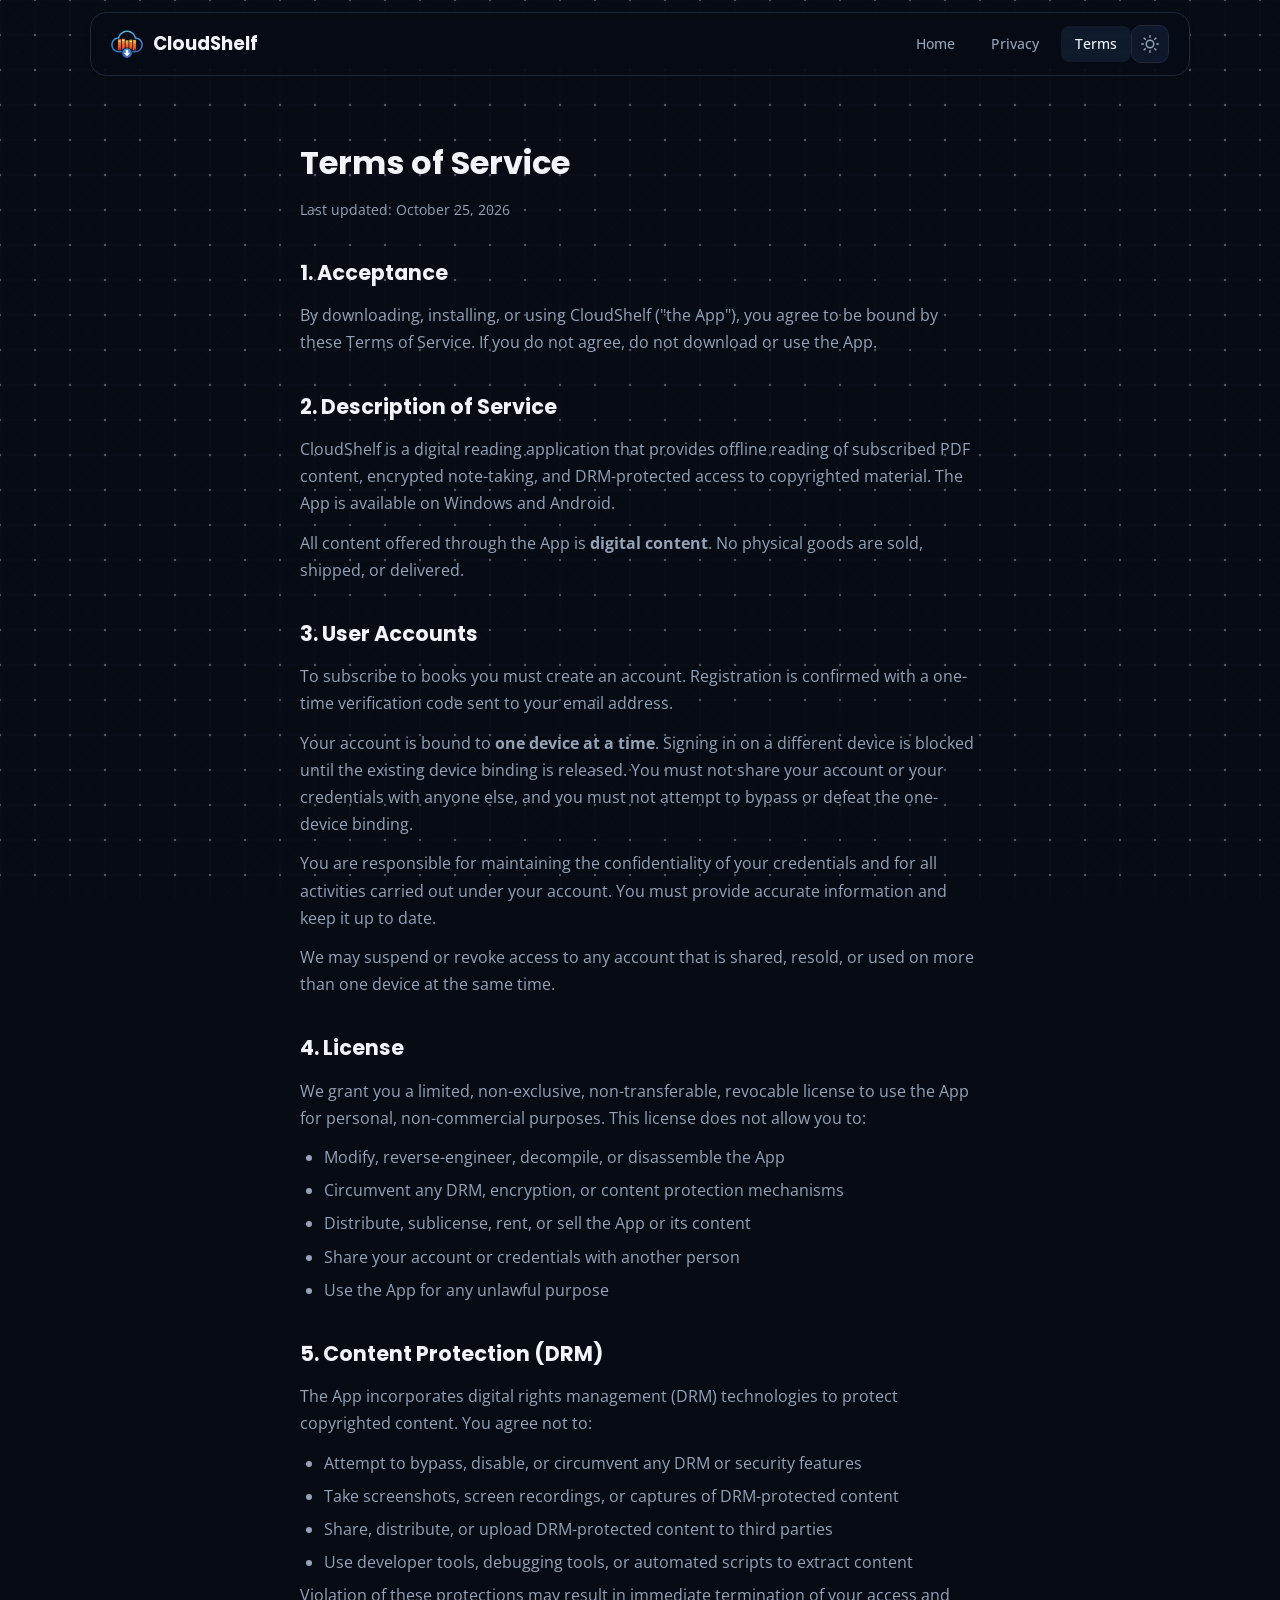
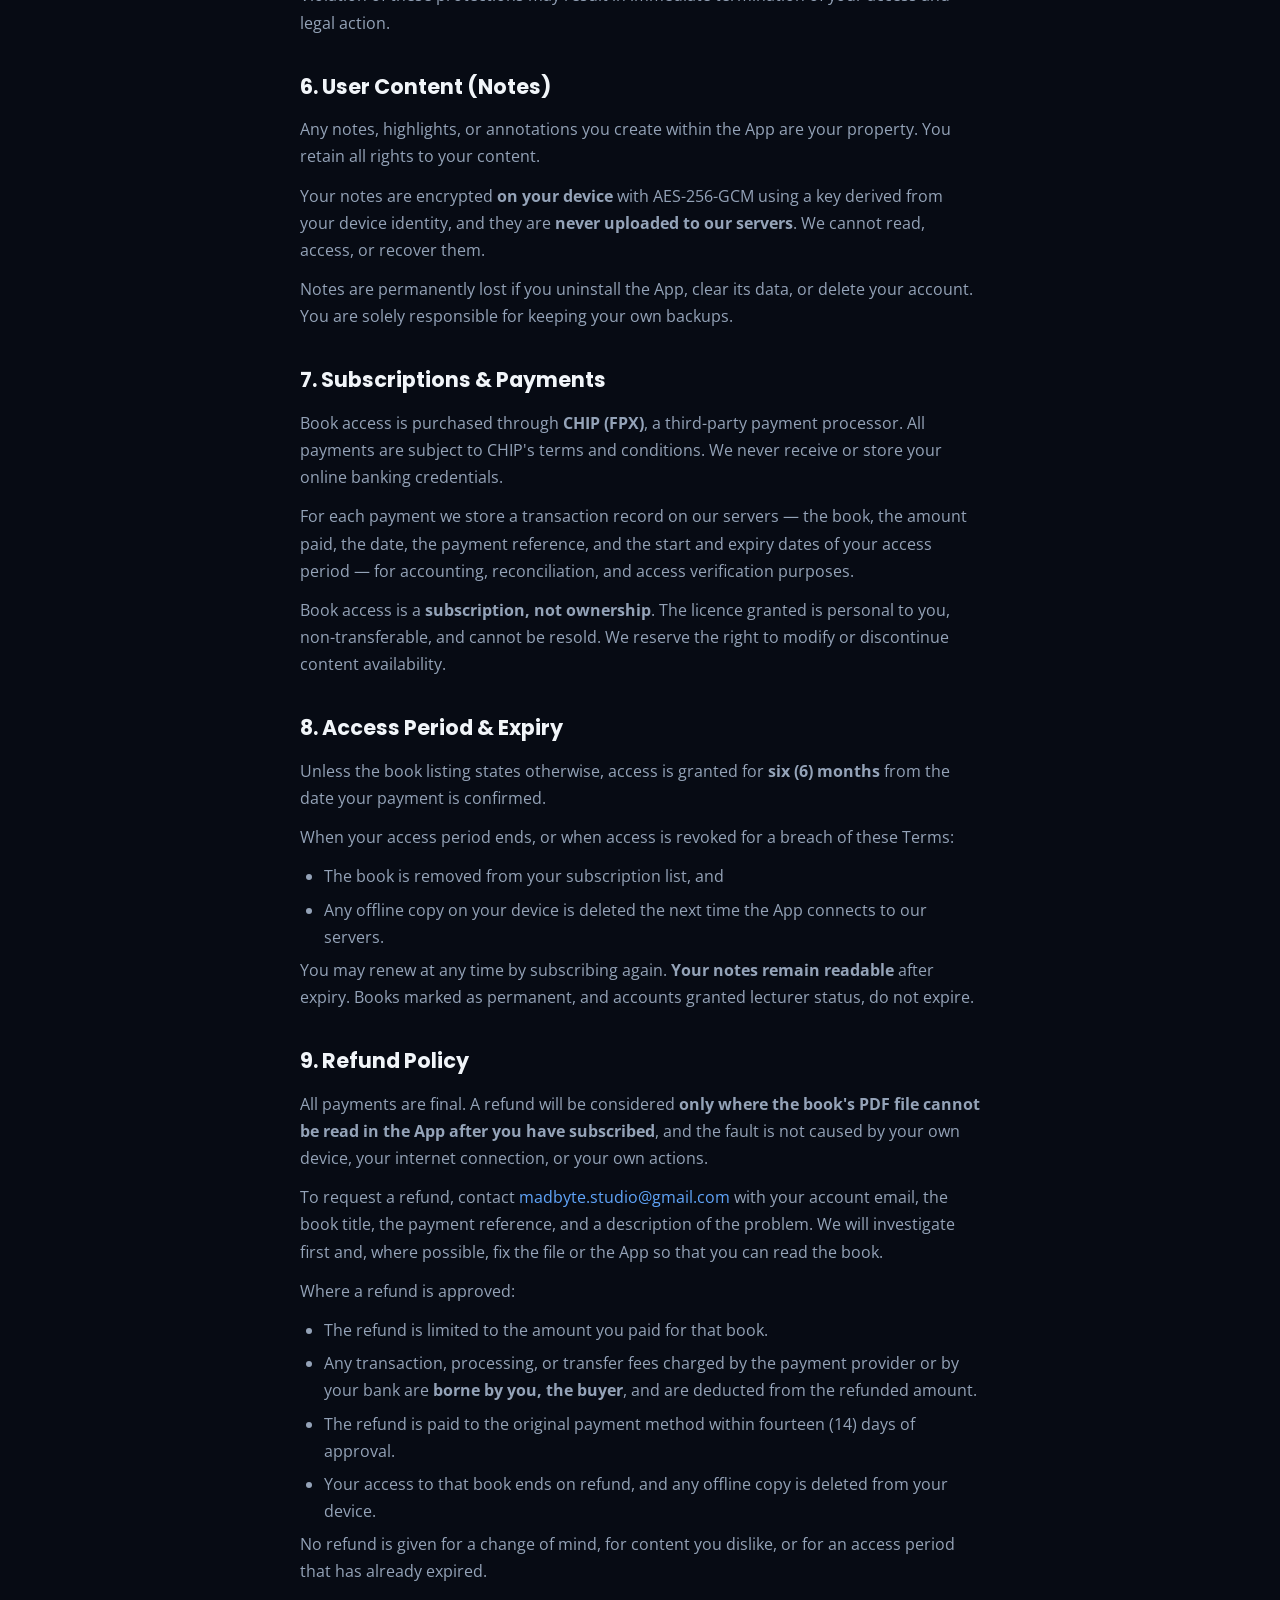
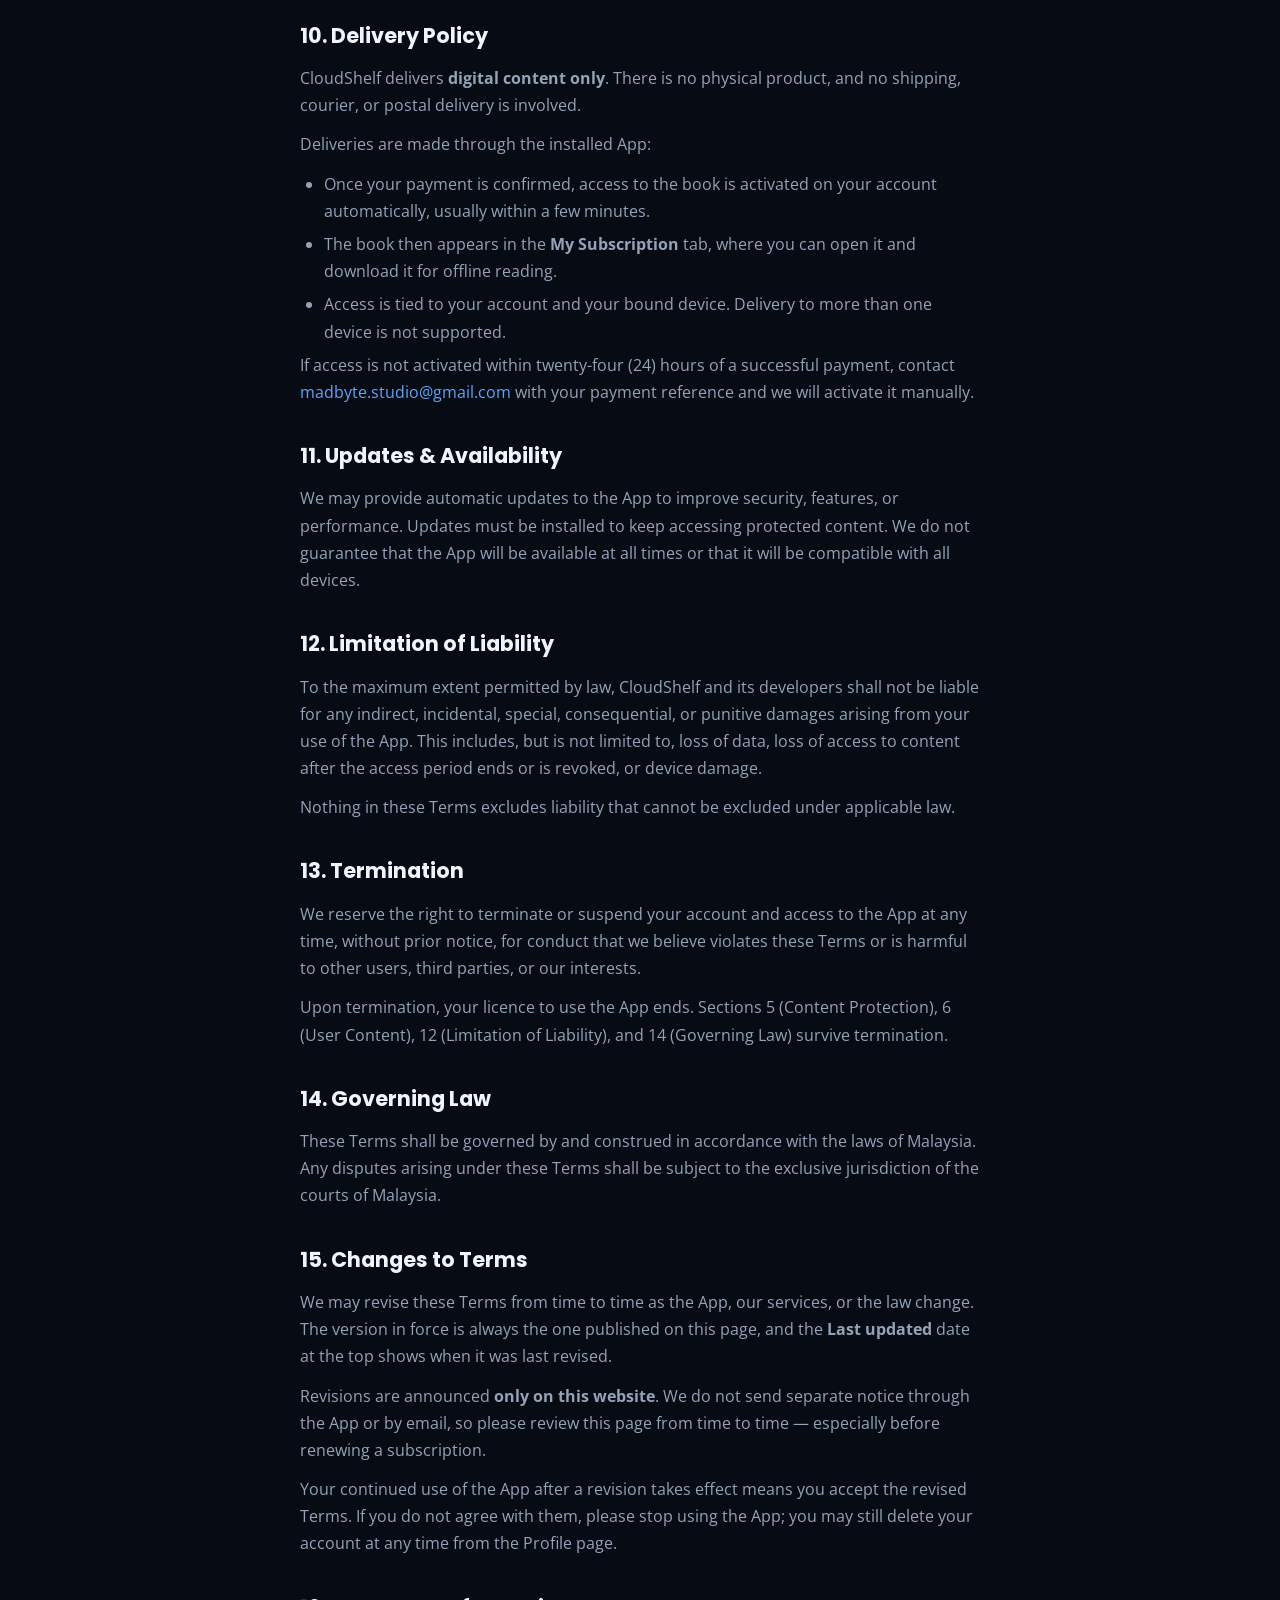
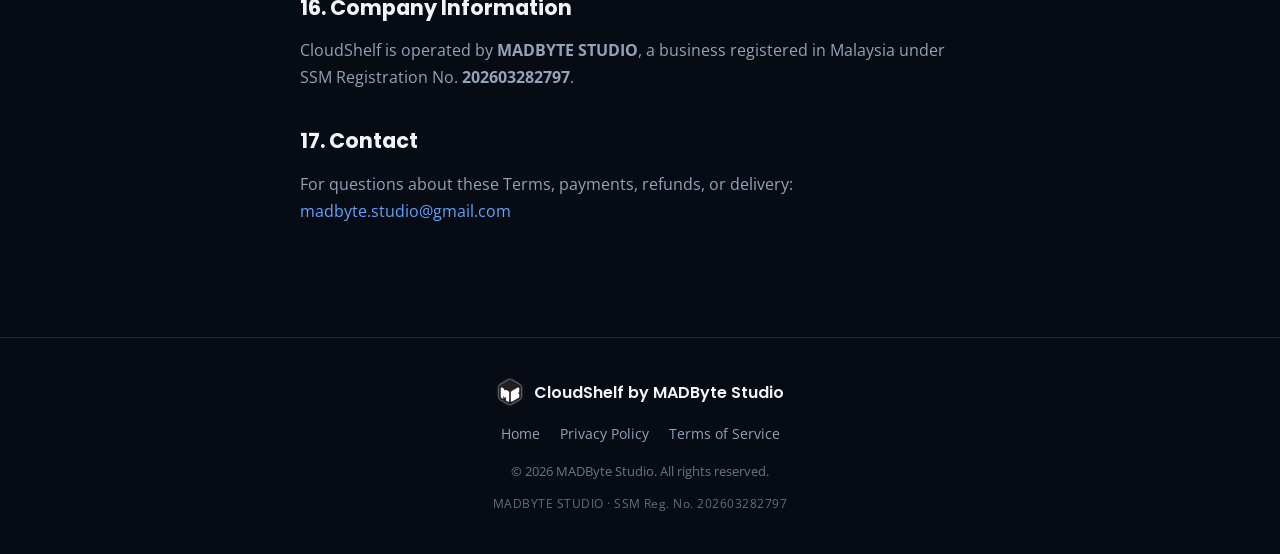
<file: terms.html>
<!DOCTYPE html>
<html lang="en" data-theme="dark">
<head>
  <meta charset="UTF-8">
  <meta name="viewport" content="width=device-width, initial-scale=1.0">
  <title>Terms of Service — CloudShelf</title>
  <meta name="theme-color" content="#3b82f6">
  <meta property="og:title" content="Terms of Service — CloudShelf">
  <meta property="og:description" content="CloudShelf terms of service — rules and guidelines for using the app.">
  <meta property="og:image" content="https://madbytestudio.github.io/cloudshelf/img/app-logo.png">
  <meta property="og:url" content="https://madbytestudio.github.io/cloudshelf/terms.html">
  <meta property="og:type" content="website">
  <meta name="twitter:card" content="summary_large_image">
  <link rel="icon" href="img/app-logo.png">
  <link rel="preconnect" href="https://fonts.googleapis.com">
  <link rel="preconnect" href="https://fonts.gstatic.com" crossorigin>
  <link href="https://fonts.googleapis.com/css2?family=Poppins:wght@400;500;600;700;800;900&family=Open+Sans:wght@400;500;600;700&display=swap" rel="stylesheet">
  <link rel="stylesheet" href="style.css">
</head>
<body>

<canvas id="kinetic-canvas" aria-hidden="true"></canvas>

<nav>
  <div class="nav-left">
    <a href="index.html" class="nav-logo">
      <img src="img/app-logo.png" alt="CloudShelf" decoding="async"> CloudShelf
    </a>
    <button class="menu-toggle" onclick="document.querySelector('.nav-links').classList.toggle('open');this.classList.toggle('open')" aria-label="Toggle menu">
      <span></span><span></span><span></span>
    </button>
    <div class="nav-links">
      <a href="index.html">Home</a>
      <a href="privacy.html">Privacy</a>
      <a href="terms.html" class="active">Terms</a>
    </div>
  </div>
  <button class="theme-toggle" onclick="toggleTheme()" id="themeBtn" aria-label="Toggle theme">
    <svg class="sun-icon" width="18" height="18" viewBox="0 0 24 24" fill="none" stroke="currentColor" stroke-width="2" stroke-linecap="round" stroke-linejoin="round"><circle cx="12" cy="12" r="5"/><line x1="12" y1="1" x2="12" y2="3"/><line x1="12" y1="21" x2="12" y2="23"/><line x1="4.22" y1="4.22" x2="5.64" y2="5.64"/><line x1="18.36" y1="18.36" x2="19.78" y2="19.78"/><line x1="1" y1="12" x2="3" y2="12"/><line x1="21" y1="12" x2="23" y2="12"/><line x1="4.22" y1="19.78" x2="5.64" y2="18.36"/><line x1="18.36" y1="5.64" x2="19.78" y2="4.22"/></svg>
    <svg class="moon-icon" width="18" height="18" viewBox="0 0 24 24" fill="none" stroke="currentColor" stroke-width="2" stroke-linecap="round" stroke-linejoin="round"><path d="M21 12.79A9 9 0 1 1 11.21 3 7 7 0 0 0 21 12.79z"/></svg>
  </button>
</nav>

<div class="legal reveal">
  <h1>Terms of Service</h1>
  <p class="date">Last updated: October 25, 2026</p>

  <h2>1. Acceptance</h2>
  <p>By downloading, installing, or using CloudShelf ("the App"), you agree to be bound by these Terms of Service. If you do not agree, do not download or use the App.</p>

  <h2>2. Description of Service</h2>
  <p>CloudShelf is a digital reading application that provides offline reading of subscribed PDF content, encrypted note-taking, and DRM-protected access to copyrighted material. The App is available on Windows and Android.</p>
  <p>All content offered through the App is <strong>digital content</strong>. No physical goods are sold, shipped, or delivered.</p>

  <h2>3. User Accounts</h2>
  <p>To subscribe to books you must create an account. Registration is confirmed with a one-time verification code sent to your email address.</p>
  <p>Your account is bound to <strong>one device at a time</strong>. Signing in on a different device is blocked until the existing device binding is released. You must not share your account or your credentials with anyone else, and you must not attempt to bypass or defeat the one-device binding.</p>
  <p>You are responsible for maintaining the confidentiality of your credentials and for all activities carried out under your account. You must provide accurate information and keep it up to date.</p>
  <p>We may suspend or revoke access to any account that is shared, resold, or used on more than one device at the same time.</p>

  <h2>4. License</h2>
  <p>We grant you a limited, non-exclusive, non-transferable, revocable license to use the App for personal, non-commercial purposes. This license does not allow you to:</p>
  <ul>
    <li>Modify, reverse-engineer, decompile, or disassemble the App</li>
    <li>Circumvent any DRM, encryption, or content protection mechanisms</li>
    <li>Distribute, sublicense, rent, or sell the App or its content</li>
    <li>Share your account or credentials with another person</li>
    <li>Use the App for any unlawful purpose</li>
  </ul>

  <h2>5. Content Protection (DRM)</h2>
  <p>The App incorporates digital rights management (DRM) technologies to protect copyrighted content. You agree not to:</p>
  <ul>
    <li>Attempt to bypass, disable, or circumvent any DRM or security features</li>
    <li>Take screenshots, screen recordings, or captures of DRM-protected content</li>
    <li>Share, distribute, or upload DRM-protected content to third parties</li>
    <li>Use developer tools, debugging tools, or automated scripts to extract content</li>
  </ul>
  <p>Violation of these protections may result in immediate termination of your access and legal action.</p>

  <h2>6. User Content (Notes)</h2>
  <p>Any notes, highlights, or annotations you create within the App are your property. You retain all rights to your content.</p>
  <p>Your notes are encrypted <strong>on your device</strong> with AES-256-GCM using a key derived from your device identity, and they are <strong>never uploaded to our servers</strong>. We cannot read, access, or recover them.</p>
  <p>Notes are permanently lost if you uninstall the App, clear its data, or delete your account. You are solely responsible for keeping your own backups.</p>

  <h2>7. Subscriptions &amp; Payments</h2>
  <p>Book access is purchased through <strong>CHIP (FPX)</strong>, a third-party payment processor. All payments are subject to CHIP's terms and conditions. We never receive or store your online banking credentials.</p>
  <p>For each payment we store a transaction record on our servers — the book, the amount paid, the date, the payment reference, and the start and expiry dates of your access period — for accounting, reconciliation, and access verification purposes.</p>
  <p>Book access is a <strong>subscription, not ownership</strong>. The licence granted is personal to you, non-transferable, and cannot be resold. We reserve the right to modify or discontinue content availability.</p>

  <h2>8. Access Period &amp; Expiry</h2>
  <p>Unless the book listing states otherwise, access is granted for <strong>six (6) months</strong> from the date your payment is confirmed.</p>
  <p>When your access period ends, or when access is revoked for a breach of these Terms:</p>
  <ul>
    <li>The book is removed from your subscription list, and</li>
    <li>Any offline copy on your device is deleted the next time the App connects to our servers.</li>
  </ul>
  <p>You may renew at any time by subscribing again. <strong>Your notes remain readable</strong> after expiry. Books marked as permanent, and accounts granted lecturer status, do not expire.</p>

  <h2>9. Refund Policy</h2>
  <p>All payments are final. A refund will be considered <strong>only where the book's PDF file cannot be read in the App after you have subscribed</strong>, and the fault is not caused by your own device, your internet connection, or your own actions.</p>
  <p>To request a refund, contact <a href="mailto:madbyte.studio@gmail.com">madbyte.studio@gmail.com</a> with your account email, the book title, the payment reference, and a description of the problem. We will investigate first and, where possible, fix the file or the App so that you can read the book.</p>
  <p>Where a refund is approved:</p>
  <ul>
    <li>The refund is limited to the amount you paid for that book.</li>
    <li>Any transaction, processing, or transfer fees charged by the payment provider or by your bank are <strong>borne by you, the buyer</strong>, and are deducted from the refunded amount.</li>
    <li>The refund is paid to the original payment method within fourteen (14) days of approval.</li>
    <li>Your access to that book ends on refund, and any offline copy is deleted from your device.</li>
  </ul>
  <p>No refund is given for a change of mind, for content you dislike, or for an access period that has already expired.</p>

  <h2>10. Delivery Policy</h2>
  <p>CloudShelf delivers <strong>digital content only</strong>. There is no physical product, and no shipping, courier, or postal delivery is involved.</p>
  <p>Deliveries are made through the installed App:</p>
  <ul>
    <li>Once your payment is confirmed, access to the book is activated on your account automatically, usually within a few minutes.</li>
    <li>The book then appears in the <strong>My Subscription</strong> tab, where you can open it and download it for offline reading.</li>
    <li>Access is tied to your account and your bound device. Delivery to more than one device is not supported.</li>
  </ul>
  <p>If access is not activated within twenty-four (24) hours of a successful payment, contact <a href="mailto:madbyte.studio@gmail.com">madbyte.studio@gmail.com</a> with your payment reference and we will activate it manually.</p>

  <h2>11. Updates &amp; Availability</h2>
  <p>We may provide automatic updates to the App to improve security, features, or performance. Updates must be installed to keep accessing protected content. We do not guarantee that the App will be available at all times or that it will be compatible with all devices.</p>

  <h2>12. Limitation of Liability</h2>
  <p>To the maximum extent permitted by law, CloudShelf and its developers shall not be liable for any indirect, incidental, special, consequential, or punitive damages arising from your use of the App. This includes, but is not limited to, loss of data, loss of access to content after the access period ends or is revoked, or device damage.</p>
  <p>Nothing in these Terms excludes liability that cannot be excluded under applicable law.</p>

  <h2>13. Termination</h2>
  <p>We reserve the right to terminate or suspend your account and access to the App at any time, without prior notice, for conduct that we believe violates these Terms or is harmful to other users, third parties, or our interests.</p>
  <p>Upon termination, your licence to use the App ends. Sections 5 (Content Protection), 6 (User Content), 12 (Limitation of Liability), and 14 (Governing Law) survive termination.</p>

  <h2>14. Governing Law</h2>
  <p>These Terms shall be governed by and construed in accordance with the laws of Malaysia. Any disputes arising under these Terms shall be subject to the exclusive jurisdiction of the courts of Malaysia.</p>

  <h2>15. Changes to Terms</h2>
  <p>We may revise these Terms from time to time as the App, our services, or the law change. The version in force is always the one published on this page, and the <strong>Last updated</strong> date at the top shows when it was last revised.</p>
  <p>Revisions are announced <strong>only on this website</strong>. We do not send separate notice through the App or by email, so please review this page from time to time — especially before renewing a subscription.</p>
  <p>Your continued use of the App after a revision takes effect means you accept the revised Terms. If you do not agree with them, please stop using the App; you may still delete your account at any time from the Profile page.</p>

  <h2>16. Company Information</h2>
  <p>CloudShelf is operated by <strong>MADBYTE STUDIO</strong>, a business registered in Malaysia under SSM Registration No. <strong>202603282797</strong>.</p>

  <h2>17. Contact</h2>
  <p>For questions about these Terms, payments, refunds, or delivery: <a href="mailto:madbyte.studio@gmail.com">madbyte.studio@gmail.com</a></p>
</div>

<footer>
  <div class="footer-inner">
    <div class="footer-brand">
      <img src="img/Logo.png" alt="MADByte Studio" class="footer-logo" decoding="async">
      <span>CloudShelf by MADByte Studio</span>
    </div>
    <div class="footer-links">
      <a href="index.html">Home</a>
      <a href="privacy.html">Privacy Policy</a>
      <a href="terms.html">Terms of Service</a>
    </div>
    <p class="footer-copy">&copy; 2026 MADByte Studio. All rights reserved.</p>
    <p class="footer-company">MADBYTE STUDIO &middot; SSM Reg. No. 202603282797</p>
  </div>
</footer>

<script>
function toggleTheme() {
  var html = document.documentElement;
  var theme = html.getAttribute('data-theme') === 'dark' ? 'light' : 'dark';
  html.setAttribute('data-theme', theme);
  localStorage.setItem('cloudshelf-theme', theme);
}
(function() {
  var saved = localStorage.getItem('cloudshelf-theme') || 'dark';
  document.documentElement.setAttribute('data-theme', saved);
})();

/* ========== Kinetic Grid ========== */
(function() {
  var canvas = document.getElementById('kinetic-canvas');
  if (!canvas) return;
  var ctx = canvas.getContext('2d');
  var W, H, dots = [];
  var mouse = { x: -9999, y: -9999, active: false };
  var trail = [];
  function resize() {
    W = window.innerWidth;
    H = window.innerHeight;
    canvas.width = W;
    canvas.height = H;
  }
  function buildGrid() {
    dots = [];
    var spacing = 35;
    var cols = Math.floor(W / spacing) + 2;
    var rows = Math.floor(H / spacing) + 2;
    for (var c = 0; c < cols; c++) {
      for (var r = 0; r < rows; r++) {
        var hx = c * spacing, hy = r * spacing;
        dots.push({ hx: hx, hy: hy, x: hx, y: hy, vx: 0, vy: 0 });
      }
    }
  }
  function isDark() {
    return document.documentElement.getAttribute('data-theme') === 'dark';
  }
  function animate() {
    var dark = isDark();
    var dotColor = dark ? 'rgba(255,255,255,0.3)' : 'rgba(0,0,0,0.1)';
    var lineColor = dark ? 'rgba(128,172,255,0.08)' : 'rgba(59,130,246,0.06)';
    var trailColor = dark ? 'rgba(38,100,235,0.2)' : 'rgba(59,130,246,0.1)';
    ctx.clearRect(0, 0, W, H);
    var R = 350, PULL = 1.5;
    for (var i = 0; i < dots.length; i++) {
      var d = dots[i];
      var ax = (d.hx - d.x) * 0.06;
      var ay = (d.hy - d.y) * 0.06;
      if (mouse.active) {
        var dx = mouse.x - d.x;
        var dy = mouse.y - d.y;
        var dist = Math.sqrt(dx * dx + dy * dy);
        if (dist < R && dist > 0.001) {
          var f = (1 - dist / R) * PULL;
          ax += (dx / dist) * f;
          ay += (dy / dist) * f;
        }
      }
      d.vx = (d.vx + ax) * 0.82;
      d.vy = (d.vy + ay) * 0.82;
      d.x += d.vx;
      d.y += d.vy;
    }
    ctx.strokeStyle = lineColor;
    ctx.lineWidth = 1;
    var maxDist = 60;
    for (var i = 0; i < dots.length; i++) {
      for (var j = i + 1; j < dots.length; j++) {
        var dx = dots[i].x - dots[j].x;
        var dy = dots[i].y - dots[j].y;
        var dist = Math.sqrt(dx * dx + dy * dy);
        if (dist < maxDist) {
          ctx.globalAlpha = 1 - dist / maxDist;
          ctx.beginPath();
          ctx.moveTo(dots[i].x, dots[i].y);
          ctx.lineTo(dots[j].x, dots[j].y);
          ctx.stroke();
        }
      }
    }
    ctx.globalAlpha = 1;
    ctx.fillStyle = dotColor;
    for (var i = 0; i < dots.length; i++) {
      var d = dots[i];
      var dx = mouse.x - d.x;
      var dy = mouse.y - d.y;
      var dist = Math.sqrt(dx * dx + dy * dy);
      var r = (dist < R && mouse.active) ? 1.5 + (1 - dist / R) * 2 : 1.2;
      ctx.beginPath();
      ctx.arc(d.x, d.y, r, 0, Math.PI * 2);
      ctx.fill();
    }
    if (trail.length > 1) {
      ctx.strokeStyle = trailColor;
      ctx.lineWidth = 2;
      ctx.lineCap = 'round';
      ctx.lineJoin = 'round';
      ctx.beginPath();
      ctx.moveTo(trail[0].x, trail[0].y);
      for (var i = 1; i < trail.length; i++) {
        ctx.lineTo(trail[i].x, trail[i].y);
      }
      ctx.stroke();
    }
    requestAnimationFrame(animate);
  }
  function onMove(e) {
    mouse.x = e.clientX;
    mouse.y = e.clientY;
    mouse.active = true;
    trail.push({ x: e.clientX, y: e.clientY });
    if (trail.length > 25) trail.shift();
  }
  function onLeave() {
    mouse.active = false;
    trail = [];
  }
  resize();
  buildGrid();
  document.addEventListener('mousemove', onMove);
  document.addEventListener('mouseleave', onLeave);
  window.addEventListener('resize', function() { resize(); buildGrid(); });
  var themeObserver = new MutationObserver(function() {});
  themeObserver.observe(document.documentElement, { attributes: true, attributeFilter: ['data-theme'] });
  requestAnimationFrame(animate);
})();

/* ========== Scroll Reveal ========== */
(function() {
  var els = document.querySelectorAll('.reveal');
  if (!els.length) return;
  var obs = new IntersectionObserver(function(entries) {
    entries.forEach(function(e) {
      if (e.isIntersecting) {
        e.target.classList.add('visible');
        obs.unobserve(e.target);
      }
    });
  }, { threshold: 0.15 });
  els.forEach(function(el) { obs.observe(el); });
})();
</script>
</body>
</html>
</file>
<file: style.css>
/* ============================================
   CloudShelf — Modern Redesign
   ============================================ */

html {
  scroll-behavior: smooth;
  scroll-snap-type: y proximity;
  scroll-padding-top: 76px;
}

section[id] {
  scroll-snap-align: start;
  min-height: 100vh;
}

footer {
  scroll-snap-align: end;
  min-height: 160px;
}

/* ---------- Scroll Reveal ---------- */
.reveal {
  opacity: 0;
  transform: translateY(30px);
  transition: opacity 0.6s cubic-bezier(0.22, 1, 0.36, 1),
              transform 0.6s cubic-bezier(0.22, 1, 0.36, 1);
}
.reveal.visible {
  opacity: 1;
  transform: translateY(0);
}

/* ---------- Variables ---------- */
:root {
  --bg: #ffffff;
  --surface: #f1f5f9;
  --surface-hover: #e2e8f0;
  --border: #cbd5e1;
  --primary: #3b82f6;
  --primary-hover: #2563eb;
  --primary-light: rgba(59, 130, 246, 0.12);
  --primary-glow: rgba(59, 130, 246, 0.2);
  --text: #0f172a;
  --text-muted: #64748b;
  --nav-bg: rgba(255, 255, 255, 0.72);
  --radius: 16px;
  --radius-sm: 10px;
  --max-width: 1100px;
  --font-heading: 'Poppins', -apple-system, BlinkMacSystemFont, sans-serif;
  --font-body: 'Open Sans', -apple-system, BlinkMacSystemFont, sans-serif;
  --shadow-sm: 0 1px 3px rgba(0, 0, 0, 0.06);
  --shadow-md: 0 4px 20px rgba(0, 0, 0, 0.08);
  --shadow-lg: 0 8px 40px rgba(0, 0, 0, 0.12);
  --shadow-glow: 0 8px 32px var(--primary-glow);
}

[data-theme="dark"] {
  --bg: #070b14;
  --surface: #0f172a;
  --surface-hover: #1e293b;
  --border: #1e293b;
  --primary: #60a5fa;
  --primary-hover: #3b82f6;
  --primary-light: rgba(96, 165, 250, 0.1);
  --primary-glow: rgba(96, 165, 250, 0.15);
  --text: #f1f5f9;
  --text-muted: #94a3b8;
  --nav-bg: rgba(7, 11, 20, 0.78);
  --shadow-sm: 0 1px 3px rgba(0, 0, 0, 0.2);
  --shadow-md: 0 4px 20px rgba(0, 0, 0, 0.3);
  --shadow-lg: 0 8px 40px rgba(0, 0, 0, 0.4);
  --shadow-glow: 0 8px 32px var(--primary-glow);
}

/* ---------- Reset ---------- */
*, *::before, *::after { margin: 0; padding: 0; box-sizing: border-box; }

html {
  scroll-behavior: smooth;
  scroll-padding-top: 80px;
}

body {
  font-family: var(--font-body);
  background: var(--bg);
  color: var(--text);
  line-height: 1.7;
  transition: background 0.4s ease, color 0.4s ease;
  overflow-x: hidden;
  -webkit-font-smoothing: antialiased;
  -moz-osx-font-smoothing: grayscale;
}

a { color: var(--primary); text-decoration: none; transition: color 0.2s; }
a:hover { color: var(--primary-hover); }

img { max-width: 100%; height: auto; display: block; }

/* ---------- Kinetic Canvas ---------- */
#kinetic-canvas {
  position: fixed;
  inset: 0;
  width: 100%;
  height: 100%;
  pointer-events: none;
  z-index: -1;
}

/* ---------- Nav ---------- */
nav {
  display: flex;
  align-items: center;
  justify-content: space-between;
  padding: 12px 20px;
  max-width: var(--max-width);
  margin: 12px auto 0;
  position: sticky;
  top: 12px;
  z-index: 100;
  background: var(--nav-bg);
  backdrop-filter: blur(16px) saturate(1.4);
  -webkit-backdrop-filter: blur(16px) saturate(1.4);
  border: 1px solid var(--border);
  border-radius: var(--radius);
  transition: background 0.4s, border-color 0.4s, box-shadow 0.4s;
  box-shadow: var(--shadow-sm);
}

.nav-left {
  display: flex;
  align-items: center;
  gap: 20px;
  width: 100%;
}

.nav-logo {
  display: flex;
  align-items: center;
  gap: 10px;
  font-family: var(--font-heading);
  font-weight: 700;
  font-size: 1.15rem;
  color: var(--text) !important;
  flex-shrink: 0;
}

.nav-logo img {
  height: 32px;
  width: auto;
  border-radius: 6px;
}

.nav-links {
  display: flex;
  gap: 8px;
  margin-left: auto;
}

.nav-links a {
  color: var(--text-muted);
  font-size: 0.9rem;
  font-weight: 500;
  padding: 6px 14px;
  border-radius: 8px;
  transition: all 0.2s;
}

.nav-links a:hover,
.nav-links a.active {
  color: var(--text);
  background: var(--primary-light);
}

.theme-toggle {
  display: flex;
  align-items: center;
  justify-content: center;
  background: var(--surface);
  border: 1px solid var(--border);
  border-radius: 10px;
  color: var(--text-muted);
  cursor: pointer;
  padding: 8px;
  font-size: 0;
  transition: all 0.2s;
  flex-shrink: 0;
  width: 38px;
  height: 38px;
}

.theme-toggle:hover {
  color: var(--text);
  border-color: var(--text-muted);
  background: var(--surface-hover);
}

[data-theme="light"] .theme-toggle .moon-icon { display: block; }
[data-theme="light"] .theme-toggle .sun-icon { display: none; }
[data-theme="dark"] .theme-toggle .sun-icon { display: block; }
[data-theme="dark"] .theme-toggle .moon-icon { display: none; }

/* ---------- Hamburger ---------- */
.menu-toggle {
  display: none;
  flex-direction: column;
  justify-content: center;
  align-items: center;
  gap: 4px;
  background: none;
  border: none;
  cursor: pointer;
  padding: 6px;
  margin-left: auto;
  width: 36px;
  height: 36px;
  border-radius: 8px;
  transition: background 0.2s;
}

.menu-toggle:hover { background: var(--surface-hover); }

.menu-toggle span {
  display: block;
  width: 22px;
  height: 2px;
  background: var(--text);
  border-radius: 2px;
  transition: all 0.3s cubic-bezier(0.34, 1.56, 0.64, 1);
}

.menu-toggle.open span:nth-child(1) {
  transform: translateY(6px) rotate(45deg);
}

.menu-toggle.open span:nth-child(2) {
  opacity: 0;
  transform: scaleX(0);
}

.menu-toggle.open span:nth-child(3) {
  transform: translateY(-6px) rotate(-45deg);
}

/* ---------- Sections ---------- */
section {
  padding: 80px 20px;
}

.section-inner {
  max-width: var(--max-width);
  margin: 0 auto;
}

.section-title {
  font-family: var(--font-heading);
  font-size: clamp(1.75rem, 4vw, 2.5rem);
  font-weight: 800;
  text-align: center;
  margin-bottom: 12px;
  letter-spacing: -0.02em;
}

.section-sub {
  color: var(--text-muted);
  text-align: center;
  max-width: 560px;
  margin: 0 auto 48px;
  font-size: clamp(0.95rem, 1.5vw, 1.1rem);
}

/* ---------- Scroll Reveal ---------- */
.reveal-on-scroll {
  opacity: 0;
  transform: translateY(30px);
  transition: opacity 0.7s cubic-bezier(0.22, 1, 0.36, 1),
              transform 0.7s cubic-bezier(0.22, 1, 0.36, 1);
}

.reveal-on-scroll.revealed {
  opacity: 1;
  transform: translateY(0);
}

/* ---------- Hero ---------- */
#hero {
  padding: 40px 20px 80px;
  text-align: center;
  position: relative;
  overflow: hidden;
}

.hero-bg-shapes {
  position: absolute;
  inset: 0;
  pointer-events: none;
  overflow: hidden;
  z-index: 0;
}

.shape {
  position: absolute;
  border-radius: 50%;
  filter: blur(80px);
  opacity: 0.4;
}

.shape-1 {
  width: 500px;
  height: 500px;
  background: radial-gradient(circle, var(--primary) 0%, transparent 70%);
  top: -200px;
  right: -100px;
  animation: floatShape 12s ease-in-out infinite;
}

.shape-2 {
  width: 350px;
  height: 350px;
  background: radial-gradient(circle, #818cf8 0%, transparent 70%);
  bottom: -100px;
  left: -80px;
  animation: floatShape 16s ease-in-out infinite reverse;
}

.shape-3 {
  width: 250px;
  height: 250px;
  background: radial-gradient(circle, #06b6d4 0%, transparent 70%);
  top: 40%;
  left: 60%;
  animation: floatShape 14s ease-in-out infinite 2s;
}

@keyframes floatShape {
  0%, 100% { transform: translate(0, 0) scale(1); }
  33% { transform: translate(30px, -40px) scale(1.05); }
  66% { transform: translate(-20px, 20px) scale(0.95); }
}

.hero-content {
  display: grid;
  grid-template-columns: 1fr 1fr;
  gap: 48px;
  align-items: center;
  text-align: left;
  position: relative;
  z-index: 1;
}

.hero-text {
  display: flex;
  flex-direction: column;
  align-items: center;
  text-align: center;
  gap: 16px;
}

.hero-badge {
  display: inline-flex;
  align-items: center;
  gap: 6px;
  background: var(--primary-light);
  color: var(--primary);
  font-size: 0.8rem;
  font-weight: 600;
  padding: 6px 14px;
  border-radius: 20px;
  width: fit-content;
  border: 1px solid color-mix(in srgb, var(--primary) 20%, transparent);
}

#hero h1 {
  font-family: var(--font-heading);
  font-size: clamp(2.5rem, 5.5vw, 4rem);
  font-weight: 900;
  letter-spacing: -0.03em;
  line-height: 1.1;
}

#hero h1 .swap-text { color: var(--primary); }

.hero-desc {
  color: var(--text-muted);
  font-size: clamp(0.95rem, 1.3vw, 1.1rem);
  max-width: 480px;
  margin: 0 auto;
  line-height: 1.7;
}

.hero-buttons {
  display: flex;
  gap: 12px;
  flex-wrap: wrap;
  justify-content: center;
  margin-top: 8px;
}

/* Hero Visual - Mockup */
.hero-visual {
  display: flex;
  align-items: center;
  justify-content: center;
}

.hero-mockup {
  position: relative;
  width: 100%;
  max-width: 280px;
  border-radius: 20px;
  overflow: hidden;
  border: 2px solid var(--border);
  box-shadow: var(--shadow-lg);
  transform: perspective(800px) rotateY(-5deg) rotateX(2deg);
  transition: transform 0.5s cubic-bezier(0.22, 1, 0.36, 1);
}

.hero-mockup:hover {
  transform: perspective(800px) rotateY(0deg) rotateX(0deg);
}

.hero-mockup img {
  width: 100%;
  height: auto;
  display: block;
}

.mockup-glow {
  position: absolute;
  inset: 0;
  background: linear-gradient(135deg, rgba(59,130,246,0.15) 0%, transparent 50%);
  pointer-events: none;
}

/* Hero Legacy (for tilt JS compatibility) */
.hero-logo-tilt {
  perspective: 650px;
  display: inline-flex;
  flex-direction: column;
  align-items: center;
  margin-bottom: 24px;
}

.hero-logo {
  max-width: 200px;
  height: auto;
  display: block;
  margin: 0 auto 16px;
}

/* Download Icon Animation */
.download-icon {
  overflow: visible;
}

.download-arrow {
  transform-origin: center;
  transition: transform 0.3s cubic-bezier(0.68, -0.6, 0.32, 1.6);
}

.btn:hover .download-arrow {
  transform: translateY(2px);
}

/* ---------- Buttons ---------- */
.btn {
  --mx: 0px;
  --my: 0px;
  display: inline-flex;
  align-items: center;
  gap: 8px;
  padding: 14px 28px;
  border-radius: var(--radius-sm);
  font-family: var(--font-body);
  font-weight: 600;
  font-size: 0.95rem;
  cursor: pointer;
  border: none;
  transition: all 0.25s cubic-bezier(0.22, 1, 0.36, 1);
  transform: translate(var(--mx), var(--my));
}

.btn-primary {
  background: linear-gradient(135deg, var(--primary), var(--primary-hover));
  color: #fff;
  box-shadow: 0 4px 16px var(--primary-glow);
}

/* Temporarily disabled download buttons */
.btn-disabled {
  opacity: 0.45;
  pointer-events: none;
  cursor: not-allowed;
  box-shadow: none !important;
  filter: grayscale(0.4);
  transform: none !important;
}

.is-hidden {
  display: none !important;
}

.btn-primary:hover {
  color: #fff;
  transform: translate(var(--mx), calc(var(--my) + -2px));
  box-shadow: 0 8px 28px var(--primary-glow);
}

.btn-outline {
  background: transparent;
  color: var(--text);
  border: 1px solid var(--border);
}

.btn-outline:hover {
  background: var(--surface);
  border-color: var(--text-muted);
  transform: translate(var(--mx), calc(var(--my) + -2px));
}

.btn-green {
  background: linear-gradient(135deg, #22c55e, #16a34a);
  color: #fff;
  box-shadow: 0 4px 16px rgba(34, 197, 94, 0.3);
}

.btn-green:hover {
  color: #fff;
  transform: translate(var(--mx), calc(var(--my) + -2px));
  box-shadow: 0 8px 28px rgba(34, 197, 94, 0.4);
}

.btn-red {
  background: linear-gradient(135deg, #ef4444, #dc2626);
  color: #fff;
  box-shadow: 0 4px 16px rgba(239, 68, 68, 0.3);
}

.btn-red:hover {
  color: #fff;
  transform: translate(var(--mx), calc(var(--my) + -2px));
  box-shadow: 0 8px 28px rgba(239, 68, 68, 0.4);
}

.btn-danger {
  border-color: #ef4444 !important;
  color: #ef4444 !important;
}

.btn-danger:hover {
  background: rgba(239, 68, 68, 0.08) !important;
}

/* ---------- Features ---------- */
#features {
  background: linear-gradient(180deg,
    color-mix(in srgb, var(--primary) 5%, var(--bg)) 0%,
    var(--surface) 100%);
  transition: background 0.4s;
}

.features-grid {
  display: grid;
  grid-template-columns: repeat(auto-fit, minmax(240px, 1fr));
  gap: 24px;
}

.feature-card {
  background: var(--bg);
  border: 1px solid var(--border);
  border-radius: var(--radius);
  padding: 36px 28px;
  text-align: center;
  opacity: 0;
  transform: translateY(30px);
  transition: opacity 0.6s cubic-bezier(0.22,1,0.36,1),
              transform 0.6s cubic-bezier(0.22,1,0.36,1),
              border-color 0.3s, box-shadow 0.3s;
  cursor: default;
}

.feature-card.visible {
  opacity: 1;
  transform: translateY(0);
}

.feature-card:hover,
.feature-card.visible:hover {
  border-color: var(--primary);
  transform: translateY(-6px);
  box-shadow: 0 12px 40px var(--primary-light);
}

.feature-icon {
  display: flex;
  align-items: center;
  justify-content: center;
  margin-bottom: 16px;
}

.feature-card svg {
  width: 72px;
  height: 72px;
  overflow: visible;
}

.feature-card svg .icon-blue {
  stroke-dashoffset: 0;
  stroke-dasharray: var(--path-len, 0);
  transition: stroke-dashoffset 0.5s cubic-bezier(0.22,1,0.36,1);
}

.feature-card svg .icon-cyan {
  stroke-dashoffset: var(--path-len, 0);
  stroke-dasharray: var(--path-len, 0);
  stroke: #06b6d4;
  transition: stroke-dashoffset 0.5s cubic-bezier(0.22,1,0.36,1) 0.15s;
}

.feature-card:hover svg .icon-blue { stroke-dashoffset: var(--path-len, 0); }
.feature-card:hover svg .icon-cyan { stroke-dashoffset: 0; }

.feature-card h3 {
  font-family: var(--font-heading);
  font-size: 1.1rem;
  font-weight: 600;
  margin-bottom: 8px;
}

.feature-card p {
  color: var(--text-muted);
  font-size: 0.9rem;
  line-height: 1.65;
}

/* ---------- Gallery / Coverflow ---------- */
#gallery {
  text-align: center;
  overflow-x: hidden;
}

#gallery .coverflow-container {
  position: relative;
  width: 100%;
  max-width: 900px;
  height: 420px;
  perspective: 1000px;
  margin: 0 auto;
}

.coverflow-track {
  position: relative;
  width: 100%;
  height: 100%;
  transform-style: preserve-3d;
}

.coverflow-card {
  position: absolute;
  left: 50%;
  top: 50%;
  height: 380px;
  width: auto;
  border-radius: var(--radius);
  overflow: hidden;
  cursor: pointer;
  transition: transform 0.5s cubic-bezier(0.22, 1, 0.36, 1),
              opacity 0.5s ease;
  border: 2px solid var(--border);
  backface-visibility: hidden;
  transform-style: preserve-3d;
  will-change: transform, opacity;
  box-shadow: var(--shadow-md);
  background: var(--surface);
}

.coverflow-card img {
  height: 100%;
  width: auto;
  display: block;
  pointer-events: none;
  user-select: none;
}

.coverflow-card.active {
  border-color: var(--primary);
  box-shadow: 0 0 30px var(--primary-glow), var(--shadow-md);
}

.coverflow-arrow {
  position: absolute;
  top: 50%;
  transform: translateY(-50%);
  width: 48px;
  height: 48px;
  border-radius: 50%;
  border: 1px solid var(--border);
  background: var(--bg);
  color: var(--text);
  cursor: pointer;
  z-index: 10;
  display: flex;
  align-items: center;
  justify-content: center;
  transition: all 0.2s;
  box-shadow: var(--shadow-md);
}

.coverflow-arrow:hover {
  background: var(--surface);
  border-color: var(--primary);
  color: var(--primary);
}

.coverflow-arrow-left { left: 4px; }
.coverflow-arrow-right { right: 4px; }

/* ---------- Download ---------- */
#download {
  text-align: center;
  background: var(--surface);
  transition: background 0.4s;
}

.download-buttons {
  display: grid;
  grid-template-columns: repeat(auto-fit, minmax(300px, 1fr));
  gap: 20px;
}

.download-card {
  background: var(--bg);
  border: 1px solid var(--border);
  border-radius: var(--radius);
  padding: 32px;
  text-align: center;
  display: flex;
  flex-direction: column;
  align-items: center;
  gap: 12px;
  transition: all 0.3s cubic-bezier(0.22, 1, 0.36, 1);
  cursor: default;
}

.download-card:hover {
  border-color: var(--primary);
  box-shadow: 0 12px 40px var(--primary-light);
  transform: translateY(-4px);
}

.download-card.card-green:hover {
  border-color: #22c55e;
  box-shadow: 0 12px 40px rgba(34, 197, 94, 0.12);
}

.download-card.card-red:hover {
  border-color: #ef4444;
  box-shadow: 0 12px 40px rgba(239, 68, 68, 0.12);
}

.platform-icon {
  display: flex;
  align-items: center;
  justify-content: center;
  width: 72px;
  height: 72px;
  border-radius: 50%;
  background: var(--primary-light);
  margin-bottom: 4px;
}

.download-card.card-green .platform-icon {
  background: rgba(34, 197, 94, 0.12);
}

.download-card.card-red .platform-icon {
  background: rgba(239, 68, 68, 0.12);
}

.download-card h3 {
  font-family: var(--font-heading);
  font-size: 1.2rem;
  font-weight: 600;
}

.download-card > p {
  color: var(--text-muted);
  font-size: 0.85rem;
}

.download-card .btn {
  width: 100%;
  justify-content: center;
  margin-top: 4px;
}

.qr-section {
  display: flex;
  flex-direction: column;
  align-items: center;
  gap: 8px;
  width: 100%;
  margin-top: 8px;
}

.qr-section img {
  border-radius: 12px;
  border: 2px solid var(--border);
  max-width: 160px;
  height: auto;
}

.qr-section svg {
  display: block;
  width: 160px;
  height: 160px;
  border-radius: 12px;
  border: 2px solid var(--border);
  background: #fff;
}

.qr-section p {
  font-size: 0.75rem;
  color: var(--text-muted);
  text-align: center;
  max-width: 200px;
}

.update-footer {
  margin-top: 8px;
  padding-top: 12px;
  border-top: 1px solid var(--border);
  font-size: 0.75rem;
  color: var(--text-muted);
  width: 100%;
}

/* ---------- Terminal Install Guide ---------- */
.install-terminal {
  width: 100%;
  border-radius: var(--radius-sm);
  overflow: hidden;
  font-size: 0.85rem;
  text-align: left;
}

.install-terminal[open] {
  border: 1px solid var(--border);
}

.terminal-bar {
  display: flex;
  align-items: center;
  gap: 8px;
  padding: 10px 14px;
  cursor: pointer;
  border-radius: var(--radius-sm);
  border: 1px solid var(--border);
  list-style: none;
  -webkit-user-select: none;
  user-select: none;
  transition: all 0.2s;
}

.install-terminal[open] .terminal-bar {
  border-radius: var(--radius-sm) var(--radius-sm) 0 0;
  border-bottom: none;
  background: var(--surface-hover);
}

.terminal-bar::-webkit-details-marker { display: none; }
.terminal-bar::marker { display: none; content: ''; }

.terminal-bar:hover {
  background: var(--surface-hover);
  border-color: var(--primary);
}

.terminal-dots { display: flex; gap: 4px; flex-shrink: 0; }

.terminal-dots .dot {
  width: 8px;
  height: 8px;
  border-radius: 50%;
  opacity: 0.9;
}

.terminal-dots .dot:nth-child(1) { background: #ff5f57; }
.terminal-dots .dot:nth-child(2) { background: #ffbd2e; }
.terminal-dots .dot:nth-child(3) { background: #28c840; }

.terminal-title {
  font-family: 'SF Mono', 'Fira Code', 'Consolas', monospace;
  font-size: 10px;
  color: var(--text-muted);
  letter-spacing: 0.05em;
  text-transform: uppercase;
}

.terminal-body {
  padding: 16px 14px;
  background: var(--surface);
  border: 1px solid var(--border);
  border-top: none;
  border-radius: 0 0 var(--radius-sm) var(--radius-sm);
}

.step {
  display: flex;
  align-items: flex-start;
  gap: 10px;
  position: relative;
  padding-bottom: 18px;
}

.step:last-child { padding-bottom: 0; }

.step-line {
  position: absolute;
  left: 11px;
  top: 22px;
  bottom: -4px;
  width: 1px;
  background: var(--primary);
  opacity: 0.25;
}

.step:last-child .step-line { display: none; }

.step-circle {
  width: 23px;
  height: 23px;
  border-radius: 50%;
  background: linear-gradient(135deg, var(--primary), var(--primary-hover));
  display: flex;
  align-items: center;
  justify-content: center;
  flex-shrink: 0;
  z-index: 1;
  font-size: 11px;
  font-weight: 700;
  color: #fff;
}

.step-content { display: flex; flex-direction: column; gap: 1px; padding-top: 2px; }

.step-label {
  font-size: 0.8rem;
  font-weight: 600;
  color: var(--text);
}

.step-desc {
  font-size: 0.75rem;
  color: var(--text-muted);
  line-height: 1.5;
}

.step-desc code {
  background: var(--bg);
  padding: 1px 6px;
  border-radius: 4px;
  font-size: 0.7rem;
  border: 1px solid var(--border);
}

/* ---------- Footer ---------- */
footer {
  border-top: 1px solid var(--border);
  padding: 40px 20px;
  text-align: center;
}

.footer-inner {
  max-width: var(--max-width);
  margin: 0 auto;
  display: flex;
  flex-direction: column;
  align-items: center;
  gap: 16px;
}

.footer-brand {
  display: flex;
  align-items: center;
  gap: 10px;
  font-family: var(--font-heading);
  font-weight: 600;
  font-size: 1rem;
  color: var(--text);
}

.footer-logo {
  height: 28px;
  width: auto;
  filter: drop-shadow(0 0 1px white);
}

.footer-links {
  display: flex;
  gap: 20px;
  flex-wrap: wrap;
  justify-content: center;
}

.footer-links a {
  color: var(--text-muted);
  font-size: 0.85rem;
  transition: color 0.2s;
}

.footer-links a:hover { color: var(--text); }

.footer-copy {
  color: var(--text-muted);
  font-size: 0.8rem;
  opacity: 0.7;
}

.footer-company {
  color: var(--text-muted);
  font-size: 0.78rem;
  letter-spacing: 0.04em;
  opacity: 0.65;
  margin-top: -6px;
}

/* ---------- Legal Pages ---------- */
.legal {
  max-width: 720px;
  margin: 0 auto;
  padding: 60px 20px 100px;
}

.legal h1 {
  font-family: var(--font-heading);
  font-size: clamp(1.6rem, 3vw, 2rem);
  margin-bottom: 8px;
}

.legal .date {
  color: var(--text-muted);
  font-size: 0.9rem;
  margin-bottom: 32px;
}

.legal h2 {
  font-family: var(--font-heading);
  font-size: 1.3rem;
  margin: 32px 0 12px;
}

.legal p, .legal li {
  color: var(--text-muted);
  margin-bottom: 12px;
  line-height: 1.7;
}

.legal ul { padding-left: 24px; }
.legal li { margin-bottom: 6px; }

/* ---------- Typewriter ---------- */
.hero-tagline {
  font-family: var(--font-heading);
  font-size: clamp(1.2rem, 2.5vw, 1.6rem);
  color: var(--primary);
  font-weight: 600;
  min-height: 2rem;
}

.typewriter-container { display: inline; }
.typewriter-text { display: inline; }

.typewriter-cursor {
  display: inline;
  margin-left: 2px;
  font-weight: 300;
  animation: blink 0.8s step-end infinite;
  color: var(--primary);
}

@keyframes blink {
  0%, 100% { opacity: 1; }
  50% { opacity: 0; }
}

/* ---------- Letter Swap ---------- */
.swap-text {
  display: inline-block;
  cursor: default;
}

.swap-char-wrapper {
  display: inline-block;
  position: relative;
  white-space: pre;
}

.swap-char {
  display: inline-block;
  position: relative;
  transition: transform 0.45s cubic-bezier(0.34, 1.56, 0.64, 1),
              opacity 0.3s ease;
}

.swap-char-secondary {
  position: absolute;
  left: 0;
  top: 0;
  transform: translateY(100%);
  opacity: 0;
  transition: transform 0.45s cubic-bezier(0.34, 1.56, 0.64, 1),
              opacity 0.3s ease;
  pointer-events: none;
}

.swap-char-wrapper.hover .swap-char {
  transform: translateY(-100%);
  opacity: 0;
}

.swap-char-wrapper.hover .swap-char-secondary {
  transform: translateY(0);
  opacity: 1;
}

/* ---------- Scramble Text ---------- */
.scramble-text {
  transition: color 0.1s;
}

/* ============================================
   RESPONSIVE
   ============================================ */

/* Tablet & below */
@media (max-width: 900px) {
  .hero-content {
    grid-template-columns: 1fr;
    text-align: center;
  }

  .hero-text {
    align-items: center;
  }

  .hero-badge {
    margin: 0 auto;
  }

  .hero-desc {
    max-width: 100%;
  }

  .hero-buttons {
    justify-content: center;
  }

  .hero-visual {
    display: none;
  }

  #hero h1 {
    font-size: clamp(2rem, 8vw, 3rem);
  }
}

/* Mobile */
@media (max-width: 640px) {
  nav {
    padding: 10px 16px;
    top: 8px;
    margin: 8px 8px 0;
    border-radius: 12px;
  }

  .menu-toggle {
    display: flex;
  }

  .nav-links {
    display: none;
    position: absolute;
    top: calc(100% + 8px);
    left: 0;
    right: 0;
    background: var(--bg);
    border: 1px solid var(--border);
    border-radius: 12px;
    flex-direction: column;
    padding: 8px;
    gap: 4px;
    box-shadow: var(--shadow-lg);
    margin: 0;
  }

  .nav-links.open {
    display: flex;
  }

  .nav-links a {
    padding: 10px 14px;
    border-radius: 8px;
    text-align: center;
  }

  section {
    padding: 60px 16px;
  }

  .section-sub {
    margin-bottom: 32px;
  }

  .features-grid {
    grid-template-columns: 1fr;
    gap: 16px;
  }

  .feature-card {
    padding: 28px 20px;
  }

  #gallery .coverflow-container {
    height: 280px;
    perspective: 800px;
  }

  .coverflow-card {
    height: 250px;
  }

  .coverflow-arrow {
    width: 36px;
    height: 36px;
  }

  .coverflow-arrow svg {
    width: 18px;
    height: 18px;
  }

  #download .section-sub {
    margin-bottom: 24px;
  }

  .download-buttons {
    grid-template-columns: 1fr;
    gap: 16px;
  }

  .download-card {
    padding: 24px 20px;
  }

  .qr-section img,
  .qr-section svg {
    max-width: 140px;
  }

  .qr-section svg {
    width: 140px;
    height: 140px;
  }

  footer {
    padding: 32px 16px;
  }

  .footer-links {
    gap: 14px;
  }
}

/* Small phone */
@media (max-width: 420px) {
  #hero {
    padding: 24px 12px 60px;
  }

  .hero-buttons .btn {
    width: 100%;
    justify-content: center;
  }

  .hero-tagline {
    font-size: 1rem;
  }

  .download-card .btn {
    font-size: 0.85rem;
    padding: 12px 20px;
  }
}

/* ---------- Reduced Motion ---------- */
@media (prefers-reduced-motion: reduce) {
  .shape, .hero-mockup {
    animation: none !important;
  }

  .reveal-on-scroll,
  .feature-card {
    opacity: 1;
    transform: none;
    transition: none;
  }

  .typewriter-cursor {
    animation: none;
  }

  html {
    scroll-behavior: auto;
  }

  .feature-card svg .icon-blue,
  .feature-card svg .icon-cyan {
    transition: none;
  }
}
</file>
